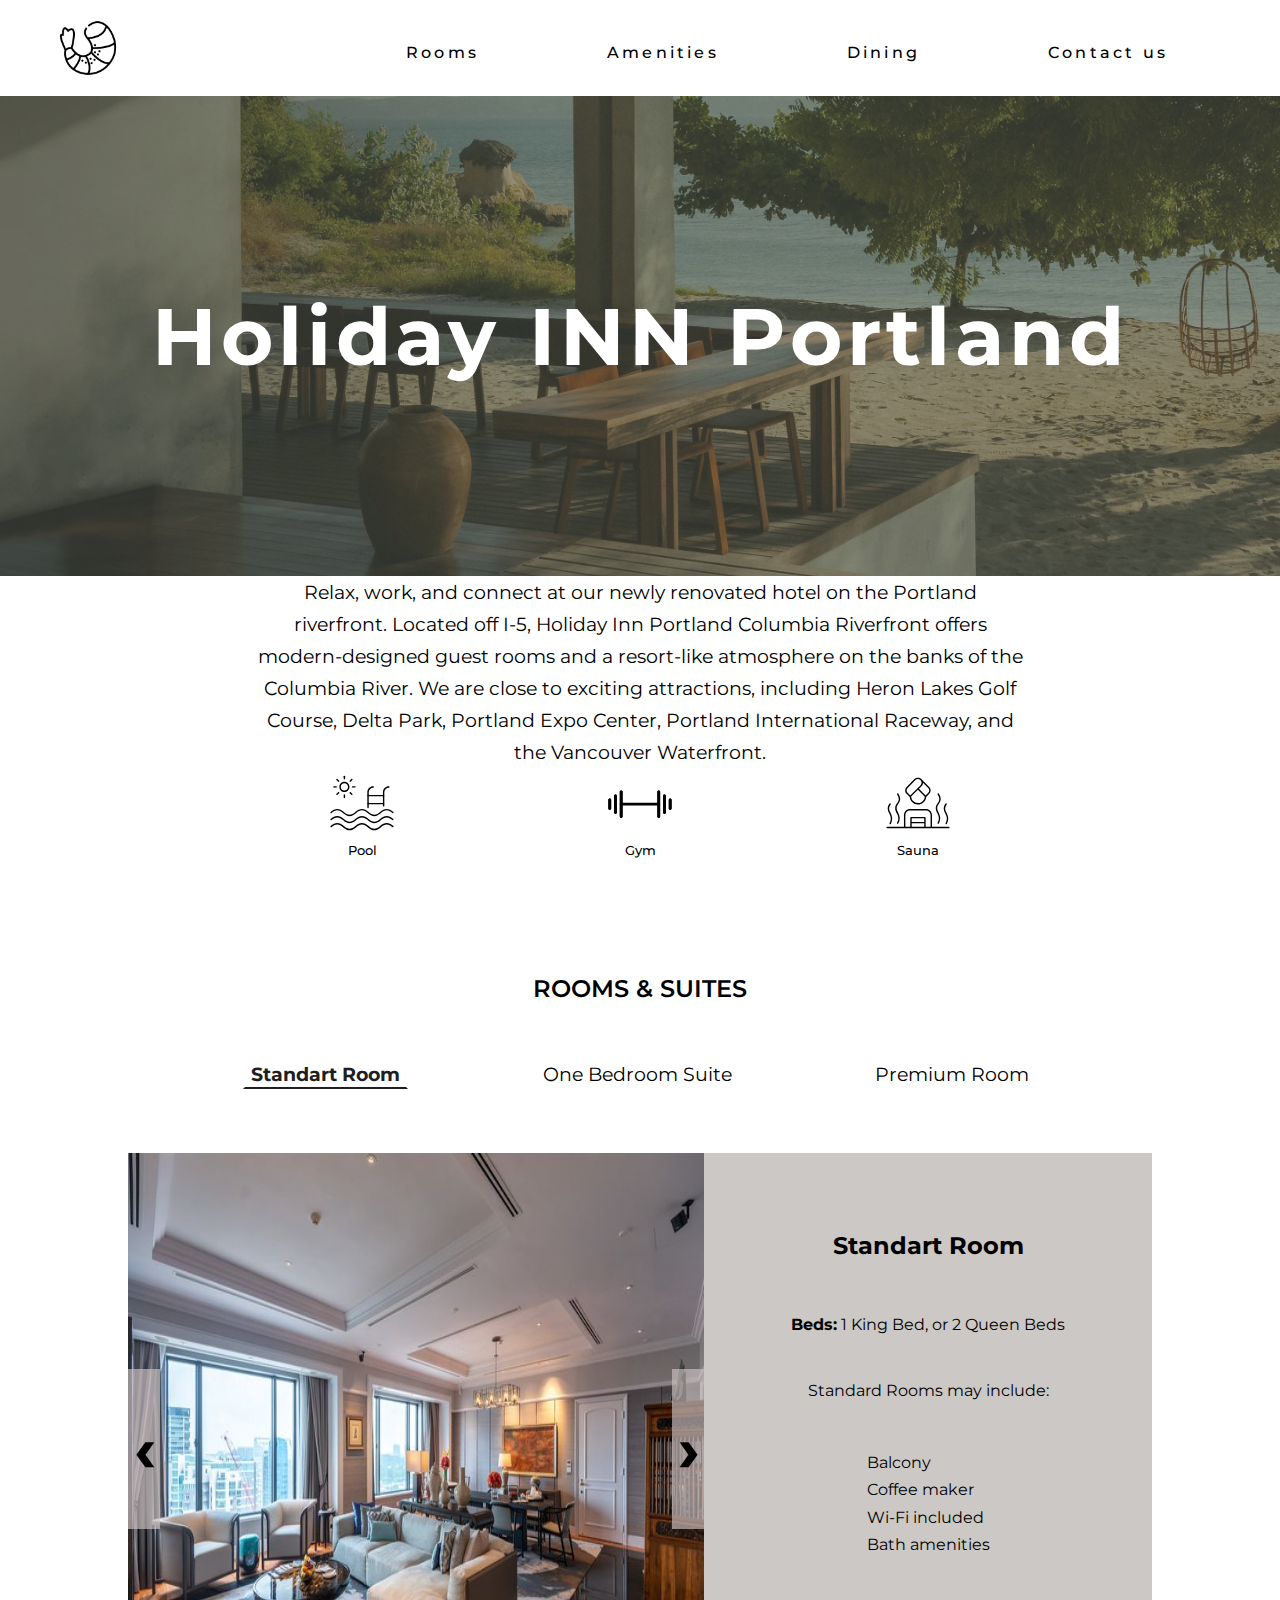
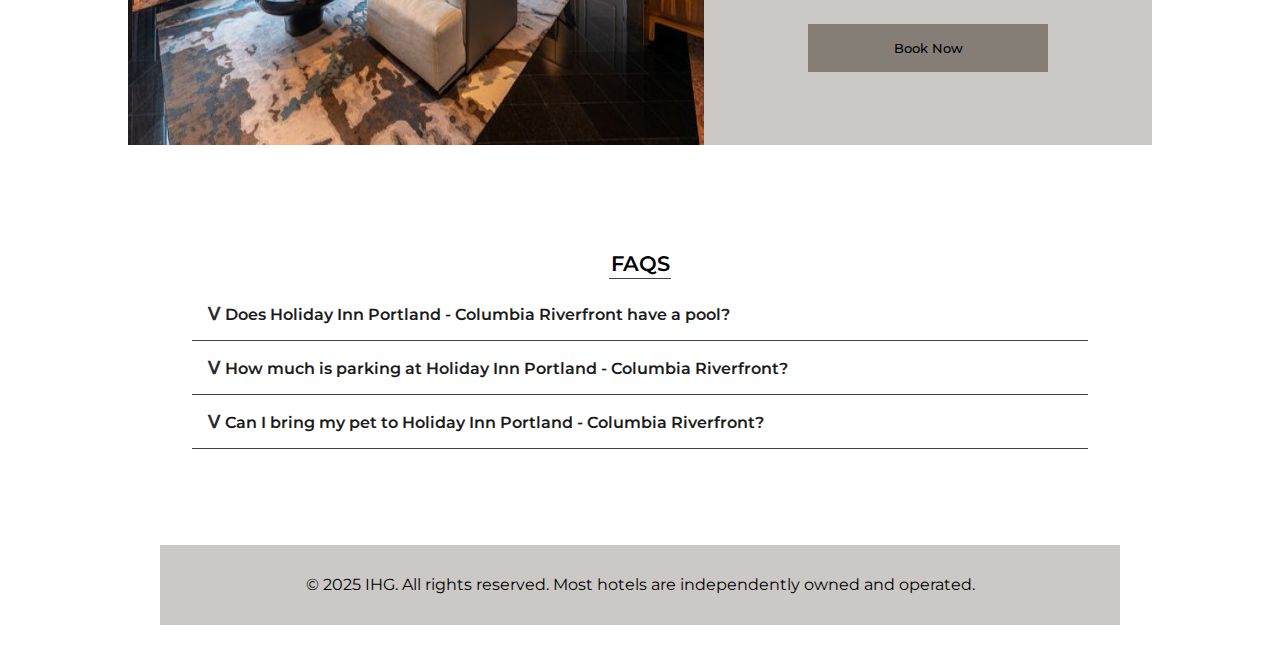
<file: index.html>
<!DOCTYPE html>
<html lang="en">
<head>
    <meta charset="UTF-8">
    <meta name="viewport" content="width=device-width, initial-scale=1.0">
    <title>Hotel</title>
    <link rel="stylesheet" href="style.css">
    <link href="favicon-16x16.png" rel="icon" type="image/png" sizes="16x16">
    <link rel="preconnect" href="https://fonts.googleapis.com">
    <link rel="preconnect" href="https://fonts.gstatic.com" crossorigin>
    <link href="https://fonts.googleapis.com/css2?family=Montserrat:ital,wght@0,100..900;1,100..900&display=swap" rel="stylesheet">
</head>
<body>
    <header>
        <div id="nav-menu">
            <a href="index.html"><img src="logo.png" alt="logo" id="logo-img"></a>
            <ul>
                <li><a href="rooms.html">Rooms</a></li>
                <li><a href="amenities.html">Amenities</a></li>
                <li><a href="dining.html">Dining</a></li>
                <li><a href="contactUs.html">Contact us</a></li>
            </ul>
        </div>
    </header>

    <main>
        <div id="name-photo">
            <h1>Holiday INN Portland</h1>
        </div>

        <div id="description">
            <p id="description-text">
                Relax, work, and connect at our newly renovated hotel on the Portland riverfront. 
                Located off I-5, Holiday Inn Portland Columbia Riverfront offers modern-designed guest rooms and a resort-like atmosphere on the banks of the Columbia River. 
                We are close to exciting attractions, including Heron Lakes Golf Course, Delta Park, Portland Expo Center, Portland International Raceway, and the Vancouver Waterfront.
            </p>
        </div>

        <div id="amenities-demo">
            <span class="amenities-container">
                <svg xmlns="http://www.w3.org/2000/svg" xmlns:xlink="http://www.w3.org/1999/xlink" version="1.1" width="4rem" height="4rem" viewBox="0 0 256 256" xml:space="preserve">

                    <defs>
                    </defs>
                    <g style="stroke: none; stroke-width: 0; stroke-dasharray: none; stroke-linecap: butt; stroke-linejoin: miter; stroke-miterlimit: 10; fill: none; fill-rule: nonzero; opacity: 1;" transform="translate(1.4065934065934016 1.4065934065934016) scale(2.81 2.81)" >
                        <path d="M 53.645 52.484 c -0.553 0 -1 -0.447 -1 -1 V 29.641 c 0 -4.671 3.8 -8.471 8.471 -8.471 c 0.553 0 1 0.448 1 1 s -0.447 1 -1 1 c -3.568 0 -6.471 2.903 -6.471 6.471 v 21.843 C 54.645 52.037 54.197 52.484 53.645 52.484 z" style="stroke: none; stroke-width: 1; stroke-dasharray: none; stroke-linecap: butt; stroke-linejoin: miter; stroke-miterlimit: 10; fill: rgb(0,0,0); fill-rule: nonzero; opacity: 1;" transform=" matrix(1 0 0 1 0 0) " stroke-linecap="round" />
                        <path d="M 75.824 50.199 c -0.553 0 -1 -0.447 -1 -1 V 29.641 c 0 -4.671 3.8 -8.471 8.471 -8.471 c 0.553 0 1 0.448 1 1 s -0.447 1 -1 1 c -3.568 0 -6.471 2.903 -6.471 6.471 v 19.558 C 76.824 49.752 76.377 50.199 75.824 50.199 z" style="stroke: none; stroke-width: 1; stroke-dasharray: none; stroke-linecap: butt; stroke-linejoin: miter; stroke-miterlimit: 10; fill: rgb(0,0,0); fill-rule: nonzero; opacity: 1;" transform=" matrix(1 0 0 1 0 0) " stroke-linecap="round" />
                        <path d="M 75.824 46.974 h -22.18 c -0.553 0 -1 -0.447 -1 -1 c 0 -0.552 0.447 -1 1 -1 h 22.18 c 0.553 0 1 0.448 1 1 C 76.824 46.526 76.377 46.974 75.824 46.974 z" style="stroke: none; stroke-width: 1; stroke-dasharray: none; stroke-linecap: butt; stroke-linejoin: miter; stroke-miterlimit: 10; fill: rgb(0,0,0); fill-rule: nonzero; opacity: 1;" transform=" matrix(1 0 0 1 0 0) " stroke-linecap="round" />
                        <path d="M 75.824 35.526 h -22.18 c -0.553 0 -1 -0.448 -1 -1 s 0.447 -1 1 -1 h 22.18 c 0.553 0 1 0.448 1 1 S 76.377 35.526 75.824 35.526 z" style="stroke: none; stroke-width: 1; stroke-dasharray: none; stroke-linecap: butt; stroke-linejoin: miter; stroke-miterlimit: 10; fill: rgb(0,0,0); fill-rule: nonzero; opacity: 1;" transform=" matrix(1 0 0 1 0 0) " stroke-linecap="round" />
                        <path d="M 27.4 63.89 c -3.17 0.001 -6.34 -1.49 -9.488 -4.474 c -5.459 -5.17 -10.766 -5.172 -16.225 0 c -0.4 0.381 -1.032 0.364 -1.414 -0.038 c -0.38 -0.4 -0.363 -1.033 0.039 -1.413 c 6.294 -5.964 12.68 -5.966 18.975 0 c 5.458 5.171 10.766 5.173 16.225 0 c 6.296 -5.965 12.68 -5.965 18.975 0 c 5.458 5.171 10.766 5.173 16.226 0 c 6.295 -5.965 12.68 -5.965 18.975 0 c 0.401 0.38 0.418 1.013 0.038 1.413 c -0.38 0.402 -1.013 0.418 -1.413 0.038 c -5.459 -5.17 -10.766 -5.17 -16.225 0 c -6.294 5.964 -12.68 5.966 -18.976 0 c -5.459 -5.17 -10.765 -5.172 -16.225 0 C 33.741 62.398 30.57 63.89 27.4 63.89 z" style="stroke: none; stroke-width: 1; stroke-dasharray: none; stroke-linecap: butt; stroke-linejoin: miter; stroke-miterlimit: 10; fill: rgb(0,0,0); fill-rule: nonzero; opacity: 1;" transform=" matrix(1 0 0 1 0 0) " stroke-linecap="round" />
                        <path d="M 20 29.323 c -3.96 0 -7.182 -3.222 -7.182 -7.182 c 0 -3.96 3.222 -7.182 7.182 -7.182 s 7.182 3.222 7.182 7.182 C 27.182 26.101 23.96 29.323 20 29.323 z M 20 16.959 c -2.857 0 -5.182 2.325 -5.182 5.182 c 0 2.857 2.325 5.182 5.182 5.182 s 5.182 -2.325 5.182 -5.182 C 25.182 19.284 22.857 16.959 20 16.959 z" style="stroke: none; stroke-width: 1; stroke-dasharray: none; stroke-linecap: butt; stroke-linejoin: miter; stroke-miterlimit: 10; fill: rgb(0,0,0); fill-rule: nonzero; opacity: 1;" transform=" matrix(1 0 0 1 0 0) " stroke-linecap="round" />
                        <path d="M 20 11.516 c -0.552 0 -1 -0.448 -1 -1 V 7.141 c 0 -0.552 0.448 -1 1 -1 s 1 0.448 1 1 v 3.375 C 21 11.068 20.552 11.516 20 11.516 z" style="stroke: none; stroke-width: 1; stroke-dasharray: none; stroke-linecap: butt; stroke-linejoin: miter; stroke-miterlimit: 10; fill: rgb(0,0,0); fill-rule: nonzero; opacity: 1;" transform=" matrix(1 0 0 1 0 0) " stroke-linecap="round" />
                        <path d="M 20 38.141 c -0.552 0 -1 -0.448 -1 -1 v -3.375 c 0 -0.552 0.448 -1 1 -1 s 1 0.448 1 1 v 3.375 C 21 37.693 20.552 38.141 20 38.141 z" style="stroke: none; stroke-width: 1; stroke-dasharray: none; stroke-linecap: butt; stroke-linejoin: miter; stroke-miterlimit: 10; fill: rgb(0,0,0); fill-rule: nonzero; opacity: 1;" transform=" matrix(1 0 0 1 0 0) " stroke-linecap="round" />
                        <path d="M 8.375 23.141 H 5 c -0.552 0 -1 -0.448 -1 -1 s 0.448 -1 1 -1 h 3.375 c 0.552 0 1 0.448 1 1 S 8.928 23.141 8.375 23.141 z" style="stroke: none; stroke-width: 1; stroke-dasharray: none; stroke-linecap: butt; stroke-linejoin: miter; stroke-miterlimit: 10; fill: rgb(0,0,0); fill-rule: nonzero; opacity: 1;" transform=" matrix(1 0 0 1 0 0) " stroke-linecap="round" />
                        <path d="M 35 23.141 h -3.375 c -0.552 0 -1 -0.448 -1 -1 s 0.448 -1 1 -1 H 35 c 0.552 0 1 0.448 1 1 S 35.552 23.141 35 23.141 z" style="stroke: none; stroke-width: 1; stroke-dasharray: none; stroke-linecap: butt; stroke-linejoin: miter; stroke-miterlimit: 10; fill: rgb(0,0,0); fill-rule: nonzero; opacity: 1;" transform=" matrix(1 0 0 1 0 0) " stroke-linecap="round" />
                        <path d="M 28.22 14.921 c -0.256 0 -0.512 -0.098 -0.707 -0.293 c -0.391 -0.391 -0.391 -1.023 0 -1.414 l 2.387 -2.387 c 0.391 -0.391 1.023 -0.391 1.414 0 s 0.391 1.023 0 1.414 l -2.387 2.387 C 28.731 14.823 28.476 14.921 28.22 14.921 z" style="stroke: none; stroke-width: 1; stroke-dasharray: none; stroke-linecap: butt; stroke-linejoin: miter; stroke-miterlimit: 10; fill: rgb(0,0,0); fill-rule: nonzero; opacity: 1;" transform=" matrix(1 0 0 1 0 0) " stroke-linecap="round" />
                        <path d="M 9.394 33.748 c -0.256 0 -0.512 -0.098 -0.707 -0.293 c -0.391 -0.391 -0.391 -1.023 0 -1.414 l 2.387 -2.387 c 0.391 -0.391 1.023 -0.391 1.414 0 s 0.391 1.023 0 1.414 l -2.387 2.387 C 9.905 33.65 9.649 33.748 9.394 33.748 z" style="stroke: none; stroke-width: 1; stroke-dasharray: none; stroke-linecap: butt; stroke-linejoin: miter; stroke-miterlimit: 10; fill: rgb(0,0,0); fill-rule: nonzero; opacity: 1;" transform=" matrix(1 0 0 1 0 0) " stroke-linecap="round" />
                        <path d="M 11.78 14.921 c -0.256 0 -0.512 -0.098 -0.707 -0.293 l -2.387 -2.387 c -0.391 -0.391 -0.391 -1.023 0 -1.414 s 1.023 -0.391 1.414 0 l 2.387 2.387 c 0.391 0.391 0.391 1.023 0 1.414 C 12.292 14.823 12.036 14.921 11.78 14.921 z" style="stroke: none; stroke-width: 1; stroke-dasharray: none; stroke-linecap: butt; stroke-linejoin: miter; stroke-miterlimit: 10; fill: rgb(0,0,0); fill-rule: nonzero; opacity: 1;" transform=" matrix(1 0 0 1 0 0) " stroke-linecap="round" />
                        <path d="M 30.606 33.748 c -0.256 0 -0.512 -0.098 -0.707 -0.293 l -2.387 -2.387 c -0.391 -0.391 -0.391 -1.023 0 -1.414 s 1.023 -0.391 1.414 0 l 2.387 2.387 c 0.391 0.391 0.391 1.023 0 1.414 C 31.118 33.65 30.862 33.748 30.606 33.748 z" style="stroke: none; stroke-width: 1; stroke-dasharray: none; stroke-linecap: butt; stroke-linejoin: miter; stroke-miterlimit: 10; fill: rgb(0,0,0); fill-rule: nonzero; opacity: 1;" transform=" matrix(1 0 0 1 0 0) " stroke-linecap="round" />
                        <path d="M 27.4 73.89 c -3.17 0.001 -6.34 -1.49 -9.488 -4.474 c -5.459 -5.171 -10.766 -5.171 -16.225 0 c -0.4 0.381 -1.032 0.364 -1.414 -0.038 c -0.38 -0.4 -0.363 -1.033 0.039 -1.413 c 6.294 -5.964 12.68 -5.966 18.975 0 c 5.458 5.171 10.766 5.173 16.225 0 c 6.296 -5.965 12.68 -5.965 18.975 0 c 5.458 5.171 10.766 5.173 16.226 0 c 6.295 -5.965 12.68 -5.965 18.975 0 c 0.401 0.38 0.418 1.013 0.038 1.413 c -0.38 0.402 -1.013 0.418 -1.413 0.038 c -5.459 -5.17 -10.766 -5.17 -16.225 0 c -6.294 5.964 -12.68 5.966 -18.976 0 c -5.459 -5.17 -10.765 -5.172 -16.225 0 C 33.741 72.398 30.57 73.89 27.4 73.89 z" style="stroke: none; stroke-width: 1; stroke-dasharray: none; stroke-linecap: butt; stroke-linejoin: miter; stroke-miterlimit: 10; fill: rgb(0,0,0); fill-rule: nonzero; opacity: 1;" transform=" matrix(1 0 0 1 0 0) " stroke-linecap="round" />
                        <path d="M 27.4 83.89 c -3.17 0.001 -6.34 -1.49 -9.488 -4.474 c -5.459 -5.171 -10.766 -5.171 -16.225 0 c -0.4 0.381 -1.032 0.365 -1.414 -0.038 c -0.38 -0.4 -0.363 -1.033 0.039 -1.413 c 6.294 -5.964 12.68 -5.966 18.975 0 c 5.458 5.172 10.766 5.172 16.225 0 c 6.296 -5.965 12.68 -5.965 18.975 0 c 5.458 5.171 10.766 5.173 16.226 0 c 6.295 -5.965 12.68 -5.965 18.975 0 c 0.401 0.38 0.418 1.013 0.038 1.413 c -0.38 0.402 -1.013 0.419 -1.413 0.038 c -5.459 -5.17 -10.766 -5.17 -16.225 0 c -6.294 5.964 -12.68 5.966 -18.976 0 c -5.459 -5.17 -10.765 -5.172 -16.225 0 C 33.741 82.398 30.57 83.89 27.4 83.89 z" style="stroke: none; stroke-width: 1; stroke-dasharray: none; stroke-linecap: butt; stroke-linejoin: miter; stroke-miterlimit: 10; fill: rgb(0,0,0); fill-rule: nonzero; opacity: 1;" transform=" matrix(1 0 0 1 0 0) " stroke-linecap="round" />
                    </g>
                </svg>
                <p>Pool</p>
            </span>
            <span class="amenities-container">
                <svg xmlns="http://www.w3.org/2000/svg" xmlns:xlink="http://www.w3.org/1999/xlink" version="1.1" width="4rem" height="4rem" viewBox="0 0 256 256" xml:space="preserve">

                    <defs>
                    </defs>
                    <g style="stroke: none; stroke-width: 0; stroke-dasharray: none; stroke-linecap: butt; stroke-linejoin: miter; stroke-miterlimit: 10; fill: none; fill-rule: nonzero; opacity: 1;" transform="translate(1.4065934065934016 1.4065934065934016) scale(2.81 2.81)" >
                        <path d="M 18.271 66.372 c -1.104 0 -2 -0.896 -2 -2 V 29.193 c 0 -1.104 0.896 -2 2 -2 s 2 0.896 2 2 v 35.179 C 20.271 65.477 19.375 66.372 18.271 66.372 z" style="stroke: none; stroke-width: 1; stroke-dasharray: none; stroke-linecap: butt; stroke-linejoin: miter; stroke-miterlimit: 10; fill: rgb(0,0,0); fill-rule: nonzero; opacity: 1;" transform=" matrix(1 0 0 1 0 0) " stroke-linecap="round" />
                        <path d="M 18.271 66.372 c -1.104 0 -2 -0.896 -2 -2 V 29.193 c 0 -1.104 0.896 -2 2 -2 s 2 0.896 2 2 v 35.179 C 20.271 65.477 19.375 66.372 18.271 66.372 z" style="stroke: none; stroke-width: 1; stroke-dasharray: none; stroke-linecap: butt; stroke-linejoin: miter; stroke-miterlimit: 10; fill: rgb(0,0,0); fill-rule: nonzero; opacity: 1;" transform=" matrix(1 0 0 1 0 0) " stroke-linecap="round" />
                        <path d="M 10.135 60.562 c -1.104 0 -2 -0.896 -2 -2 V 35.004 c 0 -1.104 0.896 -2 2 -2 s 2 0.896 2 2 v 23.558 C 12.135 59.666 11.24 60.562 10.135 60.562 z" style="stroke: none; stroke-width: 1; stroke-dasharray: none; stroke-linecap: butt; stroke-linejoin: miter; stroke-miterlimit: 10; fill: rgb(0,0,0); fill-rule: nonzero; opacity: 1;" transform=" matrix(1 0 0 1 0 0) " stroke-linecap="round" />
                        <path d="M 10.135 60.562 c -1.104 0 -2 -0.896 -2 -2 V 35.004 c 0 -1.104 0.896 -2 2 -2 s 2 0.896 2 2 v 23.558 C 12.135 59.666 11.24 60.562 10.135 60.562 z" style="stroke: none; stroke-width: 1; stroke-dasharray: none; stroke-linecap: butt; stroke-linejoin: miter; stroke-miterlimit: 10; fill: rgb(0,0,0); fill-rule: nonzero; opacity: 1;" transform=" matrix(1 0 0 1 0 0) " stroke-linecap="round" />
                        <path d="M 2 54.75 c -1.104 0 -2 -0.896 -2 -2 V 40.814 c 0 -1.104 0.896 -2 2 -2 s 2 0.896 2 2 V 52.75 C 4 53.854 3.104 54.75 2 54.75 z" style="stroke: none; stroke-width: 1; stroke-dasharray: none; stroke-linecap: butt; stroke-linejoin: miter; stroke-miterlimit: 10; fill: rgb(0,0,0); fill-rule: nonzero; opacity: 1;" transform=" matrix(1 0 0 1 0 0) " stroke-linecap="round" />
                        <path d="M 2 54.75 c -1.104 0 -2 -0.896 -2 -2 V 40.814 c 0 -1.104 0.896 -2 2 -2 s 2 0.896 2 2 V 52.75 C 4 53.854 3.104 54.75 2 54.75 z" style="stroke: none; stroke-width: 1; stroke-dasharray: none; stroke-linecap: butt; stroke-linejoin: miter; stroke-miterlimit: 10; fill: rgb(0,0,0); fill-rule: nonzero; opacity: 1;" transform=" matrix(1 0 0 1 0 0) " stroke-linecap="round" />
                        <path d="M 71.729 66.372 c -1.104 0 -2 -0.896 -2 -2 V 29.193 c 0 -1.104 0.896 -2 2 -2 s 2 0.896 2 2 v 35.179 C 73.729 65.477 72.834 66.372 71.729 66.372 z" style="stroke: none; stroke-width: 1; stroke-dasharray: none; stroke-linecap: butt; stroke-linejoin: miter; stroke-miterlimit: 10; fill: rgb(0,0,0); fill-rule: nonzero; opacity: 1;" transform=" matrix(1 0 0 1 0 0) " stroke-linecap="round" />
                        <path d="M 71.729 66.372 c -1.104 0 -2 -0.896 -2 -2 V 29.193 c 0 -1.104 0.896 -2 2 -2 s 2 0.896 2 2 v 35.179 C 73.729 65.477 72.834 66.372 71.729 66.372 z" style="stroke: none; stroke-width: 1; stroke-dasharray: none; stroke-linecap: butt; stroke-linejoin: miter; stroke-miterlimit: 10; fill: rgb(0,0,0); fill-rule: nonzero; opacity: 1;" transform=" matrix(1 0 0 1 0 0) " stroke-linecap="round" />
                        <path d="M 79.865 60.562 c -1.104 0 -2 -0.896 -2 -2 V 35.004 c 0 -1.104 0.896 -2 2 -2 s 2 0.896 2 2 v 23.558 C 81.865 59.666 80.97 60.562 79.865 60.562 z" style="stroke: none; stroke-width: 1; stroke-dasharray: none; stroke-linecap: butt; stroke-linejoin: miter; stroke-miterlimit: 10; fill: rgb(0,0,0); fill-rule: nonzero; opacity: 1;" transform=" matrix(1 0 0 1 0 0) " stroke-linecap="round" />
                        <path d="M 79.865 60.562 c -1.104 0 -2 -0.896 -2 -2 V 35.004 c 0 -1.104 0.896 -2 2 -2 s 2 0.896 2 2 v 23.558 C 81.865 59.666 80.97 60.562 79.865 60.562 z" style="stroke: none; stroke-width: 1; stroke-dasharray: none; stroke-linecap: butt; stroke-linejoin: miter; stroke-miterlimit: 10; fill: rgb(0,0,0); fill-rule: nonzero; opacity: 1;" transform=" matrix(1 0 0 1 0 0) " stroke-linecap="round" />
                        <path d="M 88 54.75 c -1.104 0 -2 -0.896 -2 -2 V 40.814 c 0 -1.104 0.896 -2 2 -2 s 2 0.896 2 2 V 52.75 C 90 53.854 89.104 54.75 88 54.75 z" style="stroke: none; stroke-width: 1; stroke-dasharray: none; stroke-linecap: butt; stroke-linejoin: miter; stroke-miterlimit: 10; fill: rgb(0,0,0); fill-rule: nonzero; opacity: 1;" transform=" matrix(1 0 0 1 0 0) " stroke-linecap="round" />
                        <path d="M 88 54.75 c -1.104 0 -2 -0.896 -2 -2 V 40.814 c 0 -1.104 0.896 -2 2 -2 s 2 0.896 2 2 V 52.75 C 90 53.854 89.104 54.75 88 54.75 z" style="stroke: none; stroke-width: 1; stroke-dasharray: none; stroke-linecap: butt; stroke-linejoin: miter; stroke-miterlimit: 10; fill: rgb(0,0,0); fill-rule: nonzero; opacity: 1;" transform=" matrix(1 0 0 1 0 0) " stroke-linecap="round" />
                        <path d="M 71.729 48.782 H 18.271 c -1.104 0 -2 -0.896 -2 -2 s 0.896 -2 2 -2 h 53.459 c 1.104 0 2 0.896 2 2 S 72.834 48.782 71.729 48.782 z" style="stroke: none; stroke-width: 1; stroke-dasharray: none; stroke-linecap: butt; stroke-linejoin: miter; stroke-miterlimit: 10; fill: rgb(0,0,0); fill-rule: nonzero; opacity: 1;" transform=" matrix(1 0 0 1 0 0) " stroke-linecap="round" />
                    </g>
                </svg>
                <p>Gym</p>
            </span>
            <span class="amenities-container">
                <svg xmlns="http://www.w3.org/2000/svg" xmlns:xlink="http://www.w3.org/1999/xlink" version="1.1" width="4rem" height="4rem" viewBox="0 0 256 256" xml:space="preserve">

                    <defs>
                    </defs>
                    <g style="stroke: none; stroke-width: 0; stroke-dasharray: none; stroke-linecap: butt; stroke-linejoin: miter; stroke-miterlimit: 10; fill: none; fill-rule: nonzero; opacity: 1;" transform="translate(1.4065934065934016 1.4065934065934016) scale(2.81 2.81)" >
                        <path d="M 89 79.016 H 64.941 V 62.192 c 0 -4.759 -3.871 -8.63 -8.63 -8.63 H 33.689 c -4.758 0 -8.63 3.871 -8.63 8.63 v 16.823 H 1 c -0.552 0 -1 0.447 -1 1 s 0.448 1 1 1 h 25.059 h 9.007 h 19.867 h 9.008 H 89 c 0.553 0 1 -0.447 1 -1 S 89.553 79.016 89 79.016 z M 53.934 71.947 H 36.066 v -5.068 h 17.867 V 71.947 z M 36.066 79.016 v -5.068 h 17.867 v 5.068 H 36.066 z M 55.934 79.016 v -6.068 v -7.068 c 0 -0.553 -0.447 -1 -1 -1 H 35.066 c -0.552 0 -1 0.447 -1 1 v 7.068 v 6.068 h -7.007 V 62.192 c 0 -3.655 2.974 -6.63 6.63 -6.63 h 22.623 c 3.655 0 6.63 2.975 6.63 6.63 v 16.823 H 55.934 z" style="stroke: none; stroke-width: 1; stroke-dasharray: none; stroke-linecap: butt; stroke-linejoin: miter; stroke-miterlimit: 10; fill: rgb(0,0,0); fill-rule: nonzero; opacity: 1;" transform=" matrix(1 0 0 1 0 0) " stroke-linecap="round" />
                        <path d="M 33.288 36.478 c 0.567 5.967 5.603 10.651 11.716 10.651 c 6.155 0 11.214 -4.751 11.722 -10.777 l 4.32 -4.32 c 2.712 -2.712 2.712 -7.126 0 -9.839 L 50.023 11.171 c -0.001 -0.001 -0.002 -0.001 -0.002 -0.002 l -0.139 -0.139 c -2.722 -2.722 -7.152 -2.723 -9.875 0 L 28.861 22.175 c -1.319 1.319 -2.045 3.072 -2.045 4.938 s 0.727 3.619 2.045 4.938 L 33.288 36.478 z M 45.004 45.129 c -5.195 0 -9.444 -4.078 -9.743 -9.199 l 9.684 -9.684 l 9.797 9.798 C 54.386 41.112 50.161 45.129 45.004 45.129 z M 59.632 30.618 l -3.744 3.744 l -9.529 -9.53 l 3.725 -3.725 c 1.319 -1.319 2.046 -3.073 2.046 -4.938 c 0 -0.023 -0.003 -0.045 -0.003 -0.068 l 7.506 7.506 C 61.564 25.541 61.564 28.685 59.632 30.618 z M 30.275 23.589 L 41.42 12.444 c 0.972 -0.971 2.248 -1.457 3.524 -1.457 c 1.275 0 2.552 0.485 3.522 1.456 l 0.202 0.203 c 0.941 0.941 1.46 2.192 1.46 3.523 s -0.519 2.583 -1.46 3.524 L 34 34.362 l -3.726 -3.726 c -0.941 -0.941 -1.459 -2.192 -1.459 -3.523 S 29.334 24.531 30.275 23.589 z" style="stroke: none; stroke-width: 1; stroke-dasharray: none; stroke-linecap: butt; stroke-linejoin: miter; stroke-miterlimit: 10; fill: rgb(0,0,0); fill-rule: nonzero; opacity: 1;" transform=" matrix(1 0 0 1 0 0) " stroke-linecap="round" />
                        <path d="M 15.214 60.319 c 2.487 4.51 2.492 8.746 0.014 12.952 c -0.28 0.476 -0.122 1.089 0.354 1.369 c 0.16 0.094 0.334 0.139 0.507 0.139 c 0.343 0 0.676 -0.176 0.863 -0.492 c 2.827 -4.8 2.832 -9.824 -0.007 -14.971 c -3.072 -5.052 -3.104 -9.188 -0.076 -12.672 c 3.823 -4.739 3.833 -9.777 0.029 -14.974 c -0.327 -0.445 -0.951 -0.543 -1.398 -0.216 c -0.445 0.326 -0.542 0.952 -0.216 1.398 c 3.247 4.435 3.256 8.536 0.052 12.508 C 11.735 49.501 11.702 54.546 15.214 60.319 z" style="stroke: none; stroke-width: 1; stroke-dasharray: none; stroke-linecap: butt; stroke-linejoin: miter; stroke-miterlimit: 10; fill: rgb(0,0,0); fill-rule: nonzero; opacity: 1;" transform=" matrix(1 0 0 1 0 0) " stroke-linecap="round" />
                        <path d="M 72.886 60.318 c 2.487 4.511 2.492 8.747 0.015 12.953 c -0.28 0.477 -0.122 1.089 0.354 1.369 c 0.159 0.094 0.334 0.139 0.507 0.139 c 0.343 0 0.676 -0.176 0.862 -0.492 c 2.827 -4.8 2.832 -9.824 -0.007 -14.971 c -3.072 -5.052 -3.105 -9.188 -0.076 -12.672 c 3.822 -4.74 3.832 -9.777 0.028 -14.974 c -0.324 -0.445 -0.95 -0.542 -1.397 -0.216 c -0.445 0.326 -0.542 0.952 -0.216 1.398 c 3.246 4.435 3.255 8.536 0.052 12.508 C 69.407 49.501 69.374 54.546 72.886 60.318 z" style="stroke: none; stroke-width: 1; stroke-dasharray: none; stroke-linecap: butt; stroke-linejoin: miter; stroke-miterlimit: 10; fill: rgb(0,0,0); fill-rule: nonzero; opacity: 1;" transform=" matrix(1 0 0 1 0 0) " stroke-linecap="round" />
                        <path d="M 84.267 73.757 c -0.28 0.477 -0.122 1.089 0.354 1.369 c 0.159 0.094 0.334 0.139 0.507 0.139 c 0.343 0 0.676 -0.176 0.862 -0.492 c 2.828 -4.801 2.833 -9.825 -0.007 -14.972 c -3.071 -5.051 -3.104 -9.187 -0.1 -12.644 c 0.362 -0.417 0.318 -1.049 -0.099 -1.411 c -0.416 -0.362 -1.047 -0.318 -1.411 0.099 c -3.599 4.141 -3.632 9.186 -0.121 14.958 C 86.74 65.313 86.745 69.55 84.267 73.757 z" style="stroke: none; stroke-width: 1; stroke-dasharray: none; stroke-linecap: butt; stroke-linejoin: miter; stroke-miterlimit: 10; fill: rgb(0,0,0); fill-rule: nonzero; opacity: 1;" transform=" matrix(1 0 0 1 0 0) " stroke-linecap="round" />
                        <path d="M 4.507 73.757 c -0.28 0.477 -0.122 1.089 0.354 1.369 c 0.16 0.094 0.334 0.139 0.507 0.139 c 0.343 0 0.676 -0.176 0.863 -0.492 c 2.828 -4.8 2.832 -9.825 -0.007 -14.972 c -3.072 -5.051 -3.104 -9.187 -0.1 -12.644 c 0.362 -0.417 0.318 -1.049 -0.099 -1.411 c -0.417 -0.362 -1.048 -0.318 -1.411 0.099 c -3.599 4.141 -3.632 9.186 -0.121 14.958 C 6.981 65.313 6.986 69.551 4.507 73.757 z" style="stroke: none; stroke-width: 1; stroke-dasharray: none; stroke-linecap: butt; stroke-linejoin: miter; stroke-miterlimit: 10; fill: rgb(0,0,0); fill-rule: nonzero; opacity: 1;" transform=" matrix(1 0 0 1 0 0) " stroke-linecap="round" />
                    </g>
                </svg>
                <p>Sauna</p>
            </span>
        </div>

        <div id="accomodation-container">
            <p>ROOMS & SUITES</p>
            <div id="buttons-rooms-list">
                <button class="rooms-buttons hidden-room active-button" id="standart-room">Standart Room</button>
                <button class="rooms-buttons hidden-room" id="one-bedroom">One Bedroom Suite</button>
                <button class="rooms-buttons hidden-room" id="premium-room">Premium Room</button>
            </div>

            <div id="suit-containers">

                <div class="suit-class">
                    <div class="container">
                        <button class="btn" id="prevBtn-1" style="border: none; ">
                            <span class="material-symbols-outlined" style="font-size: 4rem; font-weight:700;">&#8249;</span>
                        </button>
                        <button class="btn" id="nextBtn-1" style="border: none; ">
                            <span class="material-symbols-outlined" style="font-size: 4rem; font-weight:700;">&#8250;</span>
                        </button>
                        <img src="sr1.jpg" alt="Standart Room photo" id="suit-image-slider-1">
                    </div>
            
                    <div class="suit-class-description">
                        <h2>Standart Room</h2>
                        <p><b>Beds:</b> 1 King Bed, or 2 Queen Beds</p>
                        <p>Standard Rooms may include: </p>
                        <ul>
                            <li>Balcony</li>
                            <li>Coffee maker</li>
                            <li>Wi-Fi included</li>
                            <li>Bath amenities</li>
                        </ul>
                        <button><a href="rooms.html">Book Now</a></button>
                    </div>
                </div>
            
                <div class="suit-class">
                    <div class="container">
                        <button class="btn" id="prevBtn-2" style="border: none; ">
                            <span class="material-symbols-outlined" style="font-size: 4rem; font-weight:700;">&#8249;</span>
                        </button>
                        <button class="btn" id="nextBtn-2" style="border: none; ">
                            <span class="material-symbols-outlined" style="font-size: 4rem; font-weight:700;">&#8250;</span>
                        </button>
                        <img src="ob1.jpg" alt="One Bedroom Suit photo" id="suit-image-slider-2">
                    </div>
            
                    <div class="suit-class-description">
                        <h2>One Bedroom Suite</h2>
                        <p><b>Beds:</b> 1 King Bed, or 2 Queen Beds</p>
                        <p>One Bedroom Suite may include:</p>
                        <ul>
                            <li>Balcony</li>
                            <li>Courtyard View</li>
                            <li>Coffee maker</li>
                            <li>Wi-Fi included</li>
                            <li>Bath amenities</li>
                        </ul>
                        <button><a href="rooms.html">Book Now</a></button>
                    </div>
                </div>
            
                <div class="suit-class">
                    <div class="container">
                        <button class="btn" id="prevBtn-3" style="border: none; ">
                            <span class="material-symbols-outlined" style="font-size: 4rem; font-weight:700;">&#8249;</span>
                        </button>
                        <button class="btn" id="nextBtn-3" style="border: none;">
                            <span class="material-symbols-outlined" style="font-size: 4rem; font-weight:700;">&#8250;</span>
                        </button>
                        <img src="pr1.jpg" alt="Premium Room photo" id="suit-image-slider-3">
                    </div>
            
                    <div class="suit-class-description">
                        <h2>Premium Room</h2>
                        <p><b>Beds:</b> 1 King Bed, or 2 Queen Beds</p>
                        <p>Premium Room may include:</p>
                        <ul>
                            <li>Balcony</li>
                            <li>Courtyard View</li>
                            <li>Sofa Bed</li>
                            <li>Coffee maker</li>
                            <li>Wi-Fi included</li>
                            <li>Bath amenities</li>
                        </ul>
                        <button><a href="rooms.html">Book Now</a></button>
                    </div>
                </div>
            
            </div>
            
   
        </div>

        <div id="information-container">

            <div id="map">

            </div>

            <div id="information-text">

            </div>

        </div>

        <div class="faqs">
            <div id="faqs-title">
                <p>FAQS</p>
            </div>
            <div class="faqs-class">
                <details>
                    <summary>Does Holiday Inn Portland - Columbia Riverfront have a pool?</summary>
                    <p>Yes, Holiday Inn Portland - Columbia Riverfront has an outdoor pool.</p>
                </details>
            </div>
            <div class="faqs-class">
                <details>
                    <summary>How much is parking at Holiday Inn Portland - Columbia Riverfront?</summary>
                    <p>Complimentary parking is available at Holiday Inn Portland - Columbia Riverfront for hotel guests.</p>
                </details>
            </div>
            <div class="faqs-class">
                <details>
                    <summary>Can I bring my pet to Holiday Inn Portland - Columbia Riverfront?</summary>
                    <p>Pets are welcome at Holiday Inn Portland - Columbia Riverfront. Our Pet Policy: Dogs up to 60 lbs. are welcome, with a max of two pets per room. There is a pet fee per night of 30.00 USD with the exception of service animals. There are many dog friendly walking areas nearby.</p>
                </details>
            </div>
        </div>

    </main>

    <footer>
        <div class="footer">
            <p id="footr-text">© 2025 IHG. All rights reserved.
                Most hotels are independently owned and operated.
            </p>
        </div>
    </footer>


    
    <script src="script.js"></script>
    <script type="module" src="index.js"></script>
</body>
</html>
</file>
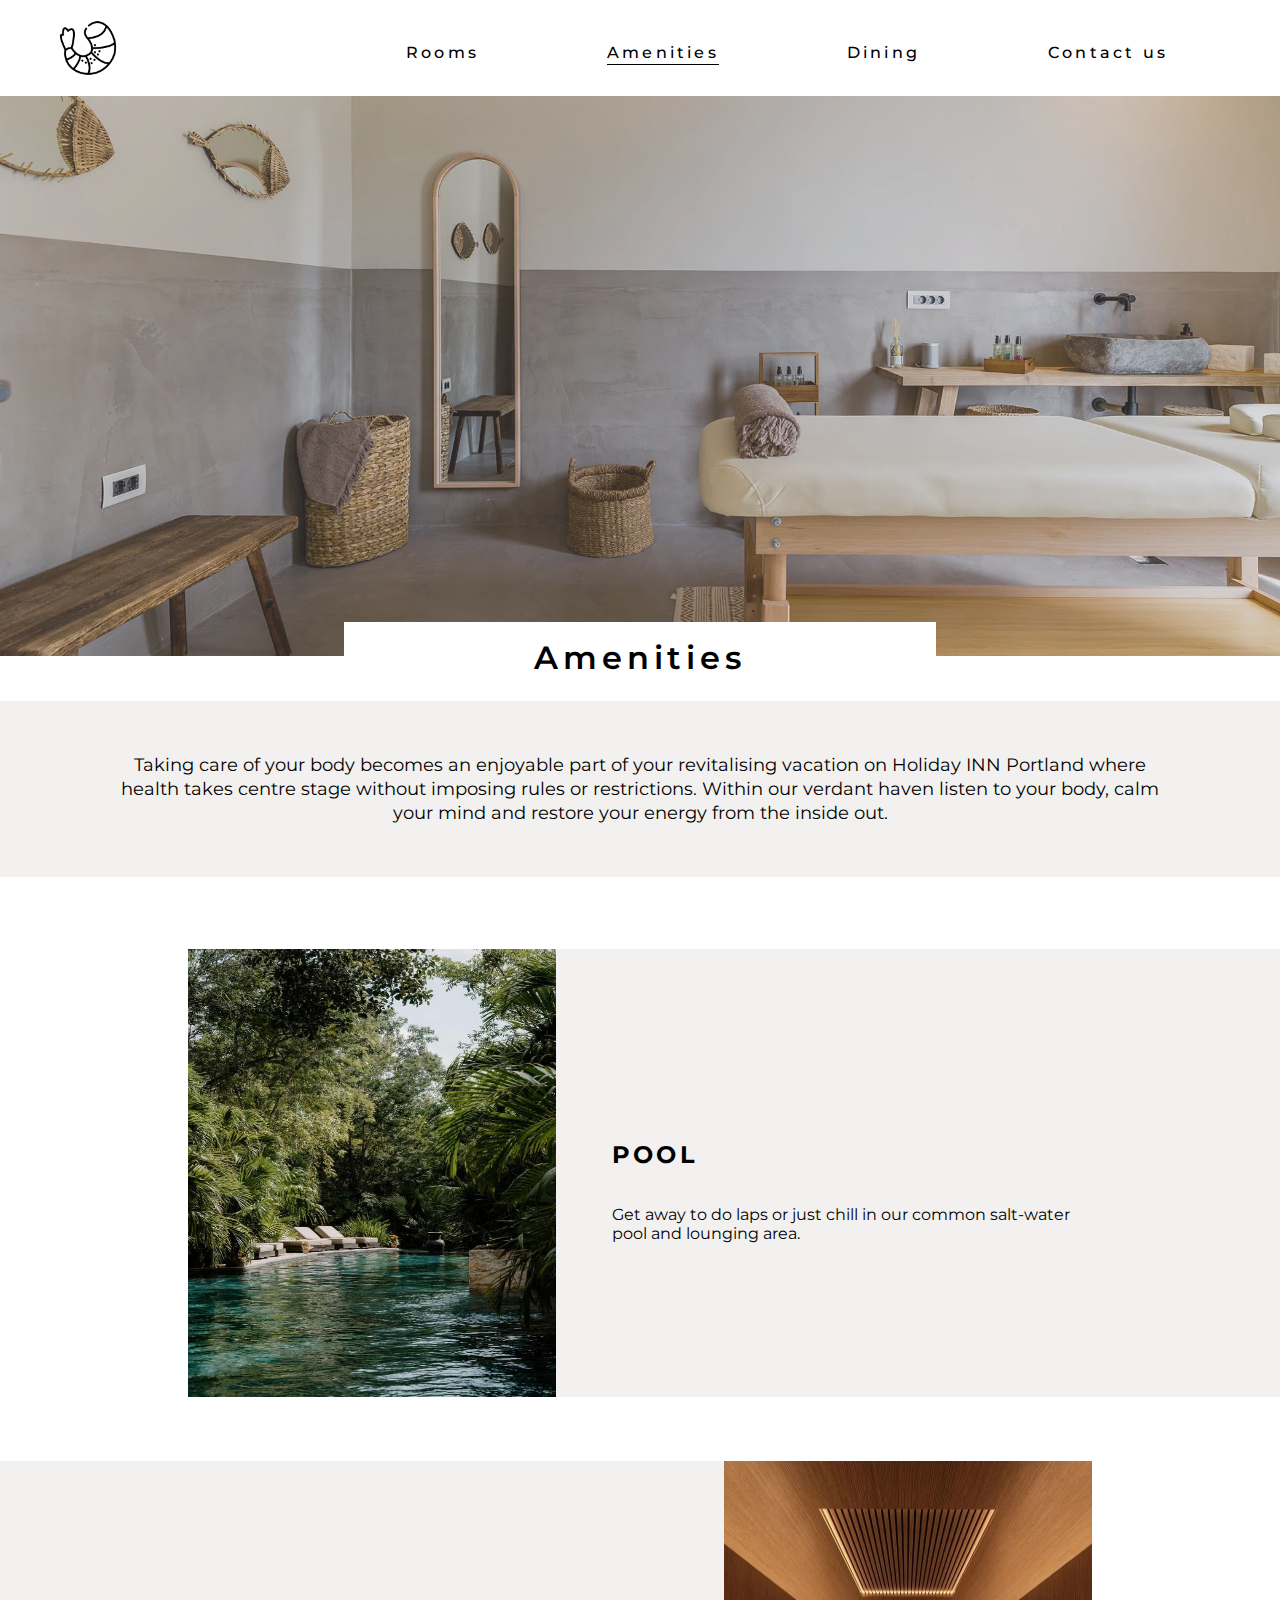
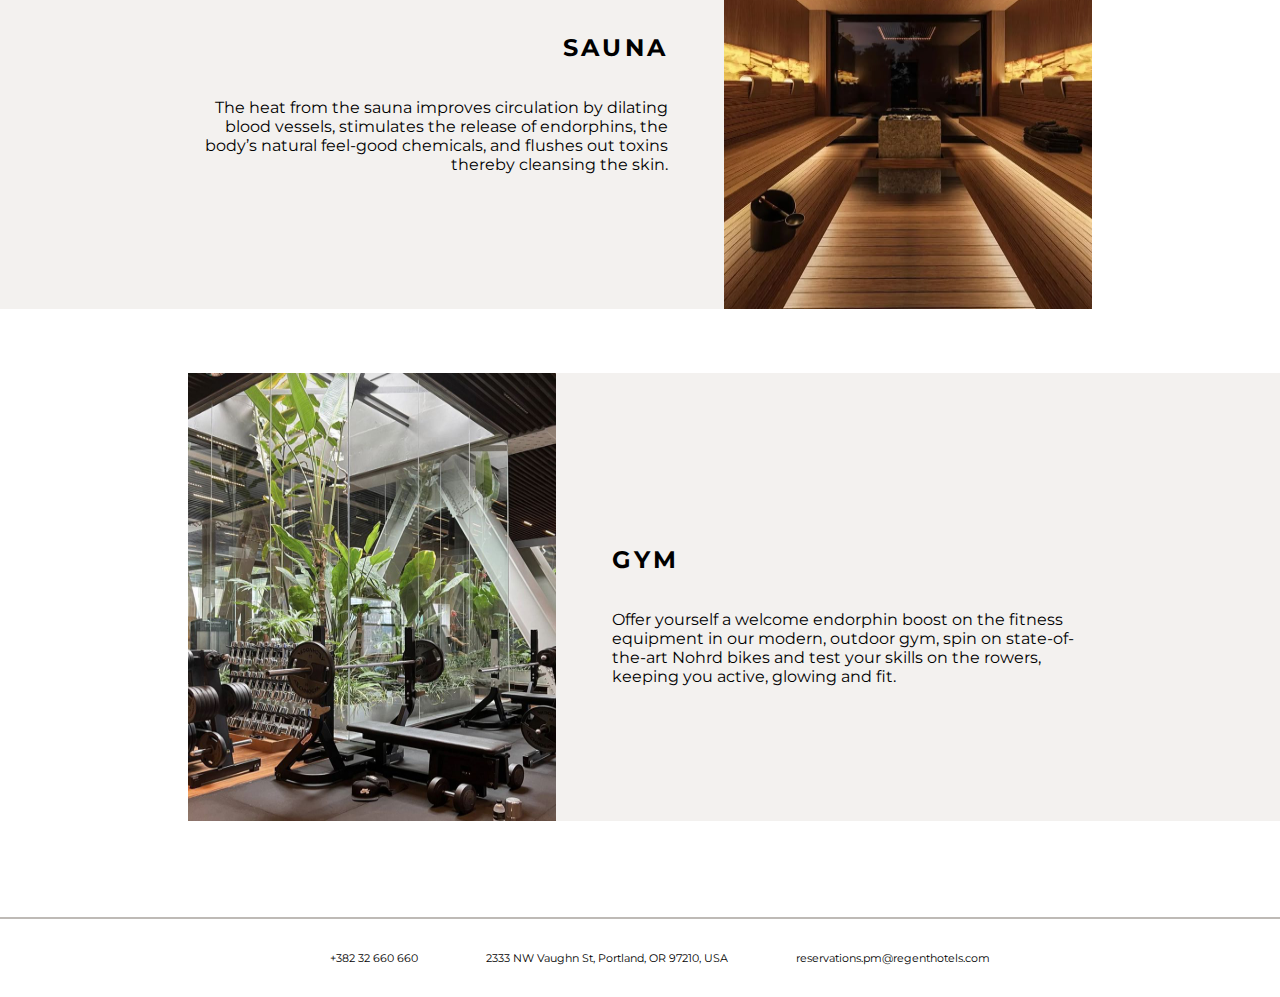
<file: amenities.html>
<!DOCTYPE html>
<html lang="en">
<head>
    <meta charset="UTF-8">
    <meta name="viewport" content="width=device-width, initial-scale=1.0">
    <title>Amenities</title>
    <link rel="stylesheet" href="style.css">
    <link rel="stylesheet" href="amenities.css">
    <link href="favicon-16x16.png" rel="icon" type="image/png" sizes="16x16">
    <link rel="preconnect" href="https://fonts.googleapis.com">
    <link rel="preconnect" href="https://fonts.gstatic.com" crossorigin>
    <link href="https://fonts.googleapis.com/css2?family=Montserrat:ital,wght@0,100..900;1,100..900&display=swap" rel="stylesheet">
</head>
<body>
    <header>
        <div id="nav-menu">
            <a href="index.html"><img src="logo.png" alt="logo" id="logo-img"></a>
            <ul>
                <li><a href="rooms.html">Rooms</a></li>
                <li><a href="amenities.html" id="amenities">Amenities</a></li>
                <li><a href="dining.html" id="dining">Dining</a></li>
                <li><a href="contactUs.html" >Contact us</a></li>
            </ul>
        </div>
    </header>
    <main>
        <div id="photo-container-amenities">
            <div id="name-photo-amenities"></div>
            <h1>Amenities</h1>
            <div id="description">
                <p>Taking care of your body becomes an enjoyable part of your revitalising vacation
                    on Holiday INN Portland where health takes centre stage without imposing rules or restrictions.
                    Within our verdant haven listen to your body,
                    calm your mind and restore your energy from the inside out.
                </p>
            </div>
        </div>

        <div id="all-amenities-containers">
            <div class="amenitie-options with-background">
                <img src="carousel3.jpg" alt="">
                <div class="amenities-description left-position">
                    <h2>Pool</h2>
                    <p>Get away to do laps or just chill in our common salt-water pool and lounging area.</p>
                </div>
            </div>
            <div class="amenitie-options with-background">
                <div class="amenities-description right-position" >
                    <h2>Sauna</h2>
                    <p>The heat from the sauna improves circulation by dilating blood vessels,
                         stimulates the release of endorphins,
                         the body’s natural feel-good chemicals,
                         and flushes out toxins thereby cleansing the skin.</p>
                </div>
                <img src="sauna.jpg" alt="">
            </div>
            <div class="amenitie-options with-background">
                <img src="gym.jpg" alt="">
                <div class="amenities-description left-position">
                    <h2>Gym</h2>
                    <p>Offer yourself a welcome endorphin boost on the fitness equipment in our modern,
                         outdoor gym, spin on state-of-the-art Nohrd bikes and test your skills on the rowers,
                         keeping you active, glowing and fit.</p>
                </div>
            </div>
            
        </div>

    </main>
    <footer>
        <div id="footer-container">
            <ul>
                <li>+382 32 660 660</li>
                <li>2333 NW Vaughn St, Portland, OR 97210, USA</li>
                <li>reservations.pm@regenthotels.com</li>
            </ul>
        </div>
    </footer>
</body>
</html>
</file>
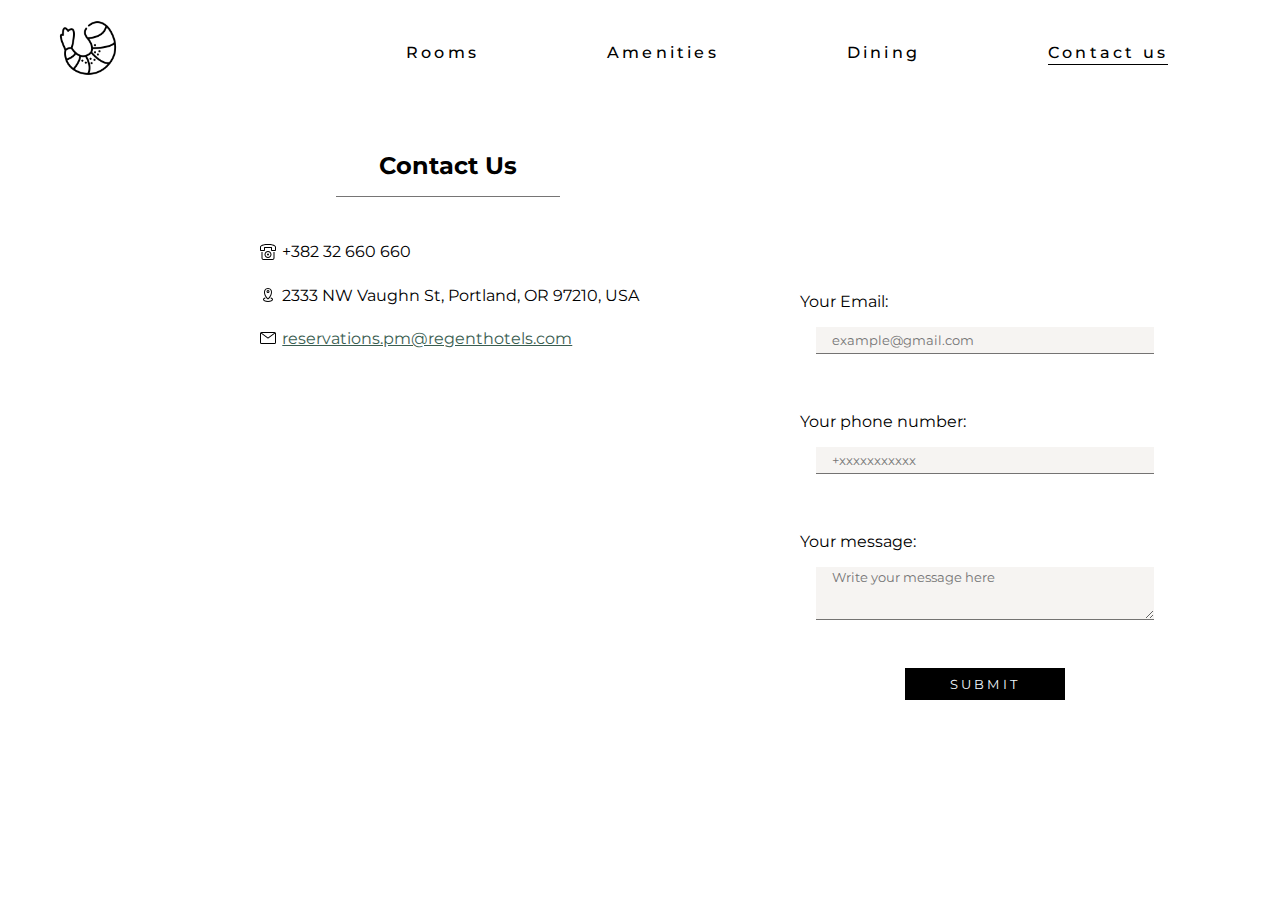
<file: contactUs.html>
<!DOCTYPE html>
<html lang="en">
<head>
    <meta charset="UTF-8">
    <meta name="viewport" content="width=device-width, initial-scale=1.0">
    <title>Contacts</title>
    <link rel="stylesheet" href="style.css">
    <link rel="stylesheet" href="contactUs.css">
    <link href="favicon-16x16.png" rel="icon" type="image/png" sizes="16x16">
    <link rel="preconnect" href="https://fonts.googleapis.com">
    <link rel="preconnect" href="https://fonts.gstatic.com" crossorigin>
    <link href="https://fonts.googleapis.com/css2?family=Montserrat:ital,wght@0,100..900;1,100..900&display=swap" rel="stylesheet">
</head>
<body>
    <header>
        <div id="nav-menu">
            <a href="index.html"><img src="logo.png" alt="logo" id="logo-img"></a>
            <ul>
                <li><a href="rooms.html">Rooms</a></li>
                <li><a href="amenities.html">Amenities</a></li>
                <li><a href="dining.html" id="dining">Dining</a></li>
                <li><a href="contactUs.html" id="contact">Contact us</a></li>
            </ul>
        </div>
    </header>
    <main>
        <div id="contactUs-container">
            <div id="information-contacts">
                <h2>Contact Us</h2>
                <ul>
                    <li><svg xmlns="http://www.w3.org/2000/svg" viewBox="0 0 32 32" style="enable-background:new 0 0 32 32;" xml:space="preserve"><path d="M16 0C.449 0 0 5.387 0 6.001v6C0 13.103.897 14 2 14h6c1.103 0 2-.897 2-1.999V8h12v4.001c0 1.102.897 1.999 2 1.999h6c1.103 0 2-.897 2-1.999v-6C32 5.387 31.551 0 16 0zm14 12-6 .001V7a1 1 0 0 0-1-1H9a1 1 0 0 0-1 1v5l-6 .001-.001-5.957C2.002 6.004 2.536 2 16 2c13.458 0 13.997 4.001 14 4.001V12zM27 28c0 1.103-.897 2-2 2H7c-1.103 0-2-.897-2-2V16H3v12c0 2.206 1.794 4 4 4h18c2.206 0 4-1.794 4-4V16h-2v12z"/><path d="M23 21c0-3.86-3.14-7-7-7s-7 3.14-7 7 3.14 7 7 7 7-3.14 7-7zm-12 0c0-2.757 2.243-5 5-5s5 2.243 5 5-2.243 5-5 5-5-2.243-5-5z"/><circle cx="16" cy="21" r="2"/></svg>+382 32 660 660</li>
                    <li><svg xmlns="http://www.w3.org/2000/svg" viewBox="0 0 32 32"><g id="location"><path class="cls-1" d="M22.37 21.09a1 1 0 0 0-1.3.56 1 1 0 0 0 .56 1.3C23.09 23.53 24 24.32 24 25c0 1.22-3.12 3-8 3s-8-1.78-8-3c0-.68.91-1.47 2.37-2.05a1 1 0 0 0 .56-1.3 1 1 0 0 0-1.3-.56C7.29 22 6 23.41 6 25c0 2.85 4.3 5 10 5s10-2.15 10-5c0-1.59-1.29-3-3.63-3.91z"/><path class="cls-1" d="M16 25a1 1 0 0 0 .68-.27C24 17.82 25.47 9.4 22.59 5.26a7.5 7.5 0 0 0-2.74-2.33 8.43 8.43 0 0 0-7.7 0 7.5 7.5 0 0 0-2.74 2.33C6.53 9.4 8 17.82 15.32 24.73A1 1 0 0 0 16 25zM11.05 6.4a5.5 5.5 0 0 1 2-1.69 6.4 6.4 0 0 1 5.86 0A5.5 5.5 0 0 1 21 6.4c2.2 3.25.9 10.25-5 16.2-5.9-5.95-7.2-12.95-4.95-16.2z"/><path class="cls-1" d="M19 9a3 3 0 1 0-3 3 3 3 0 0 0 3-3zm-4 0a1 1 0 1 1 1 1 1 1 0 0 1-1-1z"/></g></svg> 2333 NW Vaughn St, Portland, OR 97210, USA</li>
                    <li><svg data-name="1-Email" xmlns="http://www.w3.org/2000/svg" viewBox="0 0 32 32"><path d="M29 4H3a3 3 0 0 0-3 3v18a3 3 0 0 0 3 3h26a3 3 0 0 0 3-3V7a3 3 0 0 0-3-3zm-.72 2L16 14.77 3.72 6zM30 25a1 1 0 0 1-1 1H3a1 1 0 0 1-1-1V7.23l13.42 9.58a1 1 0 0 0 1.16 0L30 7.23z"/></svg> <address><a href="mailto:reservations.pm@regenthotels.com">reservations.pm@regenthotels.com</a></address></li>
                </ul>
                <iframe 
                    src="https://www.google.com/maps/embed?pb=!1m18!1m12!1m3!1d178906.32121613302!2d-122.77051705232564!3d45.52163113998846!2m3!1f0!2f0!3f0!3m2!1i1024!2i768!4f13.1!3m3!1m2!1s0x549509e695894c71%3A0x47e64c28a4b291d2!2sHoliday%20Inn%20Express%20%26%20Suites%20Portland-NW%20Downtown%2C%20an%20IHG%20Hotel!5e0!3m2!1sru!2sfi!4v1742210801276!5m2!1sru!2sfi" 
                    style="border:0; width: 40rem; height: 27rem;" 
                    allowfullscreen="" 
                    loading="lazy" 
                    referrerpolicy="no-referrer-when-downgrade">
                </iframe>
            </div>

            <div id="forms-contacts">
                <div id="email-contact" class="forms-containers">
                    <form action="" method="post">
                        <label for="email-contact-form">Your Email: </label>
                        <input type="email" name="" id="email-contact-form" placeholder="example@gmail.com">
                    </form>
                </div>

                <div id="phone-contact" class="forms-containers">
                    <form action="" method="post">
                        <label for="phone-number-form">Your phone number: </label>
                        <input type="tel" name="" id="phone-number-form" placeholder= "+xxxxxxxxxxx">
                    </form>
                </div>

                <div id="message-form" class="forms-containers">
                    <form action="" method="post">
                        <label for="message-contact-form">Your message: </label>
                        <textarea required name="" id="message-contact-form" placeholder="Write your message here"></textarea>
                    </form>
                </div>

                <button type="submit" id="submit-button">SUBMIT</button>
            </div>
        </div>
    </main>
<script src="contacts.js"></script>
</body>
</html>
</file>
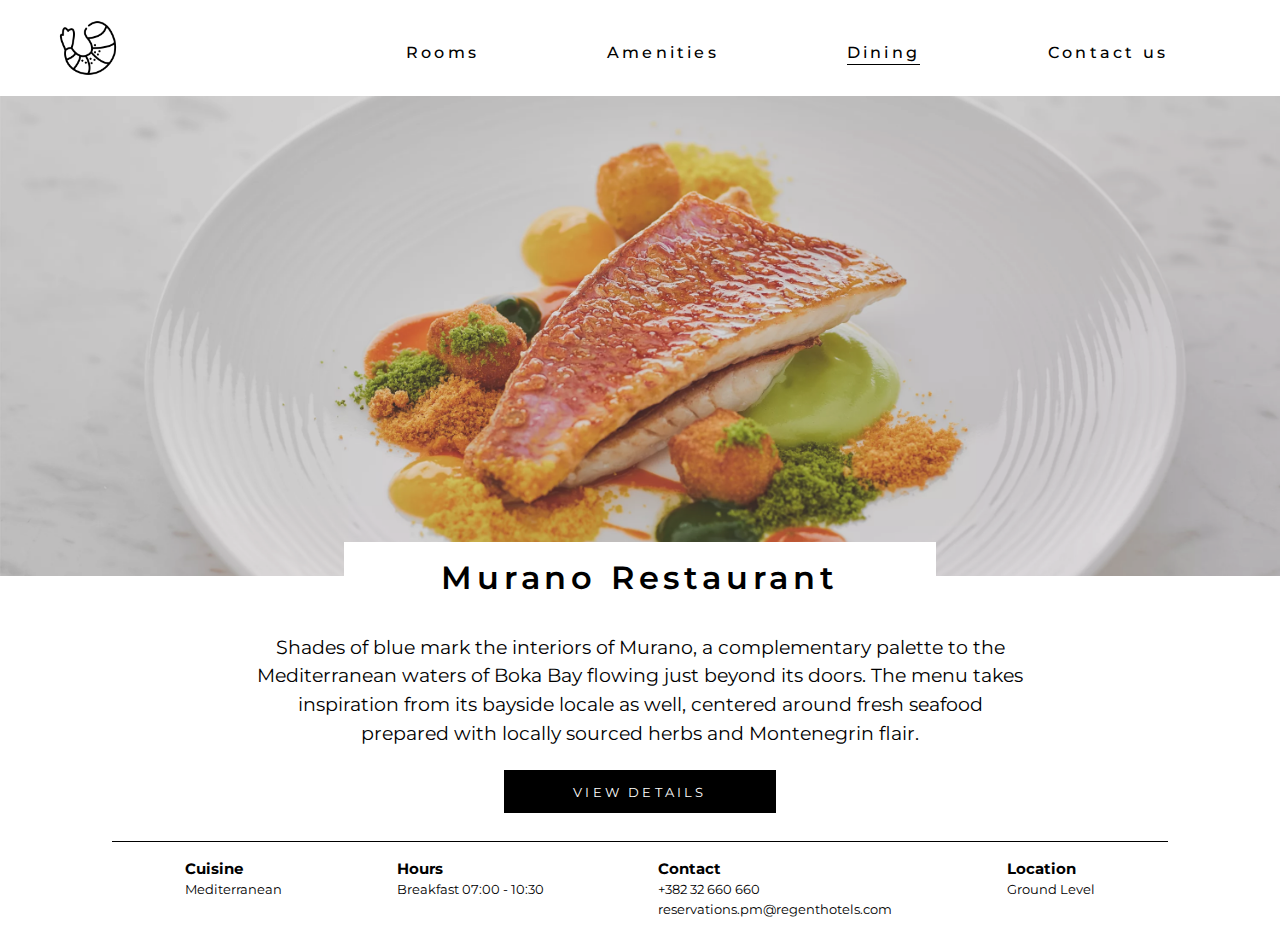
<file: dining.html>
<!DOCTYPE html>
<html lang="en">
<head>
    <meta charset="UTF-8">
    <meta name="viewport" content="width=device-width, initial-scale=1.0">
    <title>Hotel</title>
    <link rel="stylesheet" href="dining.css">
    <link rel="stylesheet" href="style.css">
    <link href="favicon-16x16.png" rel="icon" type="image/png" sizes="16x16">
    <link rel="preconnect" href="https://fonts.googleapis.com">
    <link rel="preconnect" href="https://fonts.gstatic.com" crossorigin>
    <link href="https://fonts.googleapis.com/css2?family=Montserrat:ital,wght@0,100..900;1,100..900&display=swap" rel="stylesheet">
</head>
<body>
    <div class="overlay" id="overlay"></div>
    <div class="modal" id="modal">
        <div id="modal-container">
            <form>
                <label for="modal_email">Get a 10% discount coupon at our restaurant</label>
                <input type="email" name="" id="modal_email" placeholder="example@gmail.com">
                <button type="button" id="submit_button">Get discount</button>
                <button type="button" id="modal_button">No, Thanks</button>
            </form>
        </div>
    </div>

    <header>
        <div id="nav-menu">
            <a href="index.html"><img src="logo.png" alt="logo" id="logo-img"></a>
            <ul>
                <li><a href="rooms.html">Rooms</a></li>
                <li><a href="amenities.html">Amenities</a></li>
                <li><a href="dining.html" id="dining">Dining</a></li>
                <li><a href="contactUs.html" >Contact us</a></li>
            </ul>
        </div>
    </header>

    <main>
        <div id="photo-container-dining">
            <div id="name-photo-dining"></div>
            <h1>Murano Restaurant</h1>
        </div>
        
        <div id="description-container">
            <div id="description-text-restaurant">
                <p>Shades of blue mark the interiors of Murano, a complementary palette to the Mediterranean waters of Boka Bay flowing just beyond its doors.
                    The menu takes inspiration from its bayside locale as well, centered around fresh seafood prepared with locally sourced herbs and Montenegrin flair.
                </p>
                <button type="button">VIEW DETAILS</button>
            </div>
            <div class="description-details">
                <div class="details">
                    <h3>Cuisine</h3> 
                    <p>Mediterranean</p>
                </div>
                <div class="details">
                    <h3>Hours</h3> 
                    <p>Breakfast 07:00 - 10:30</p>
                </div>
                <div class="details">
                    <h3>Contact</h3> 
                    <p>+382 32 660 660</p>
                    <p>reservations.pm@regenthotels.com</p>
                </div>
                <div class="details">
                    <h3>Location</h3> 
                    <p>Ground Level</p>
                </div>
            </div>
        </div>
    </main>
    <script src="dining.js"></script>
</body>
</html>
</file>
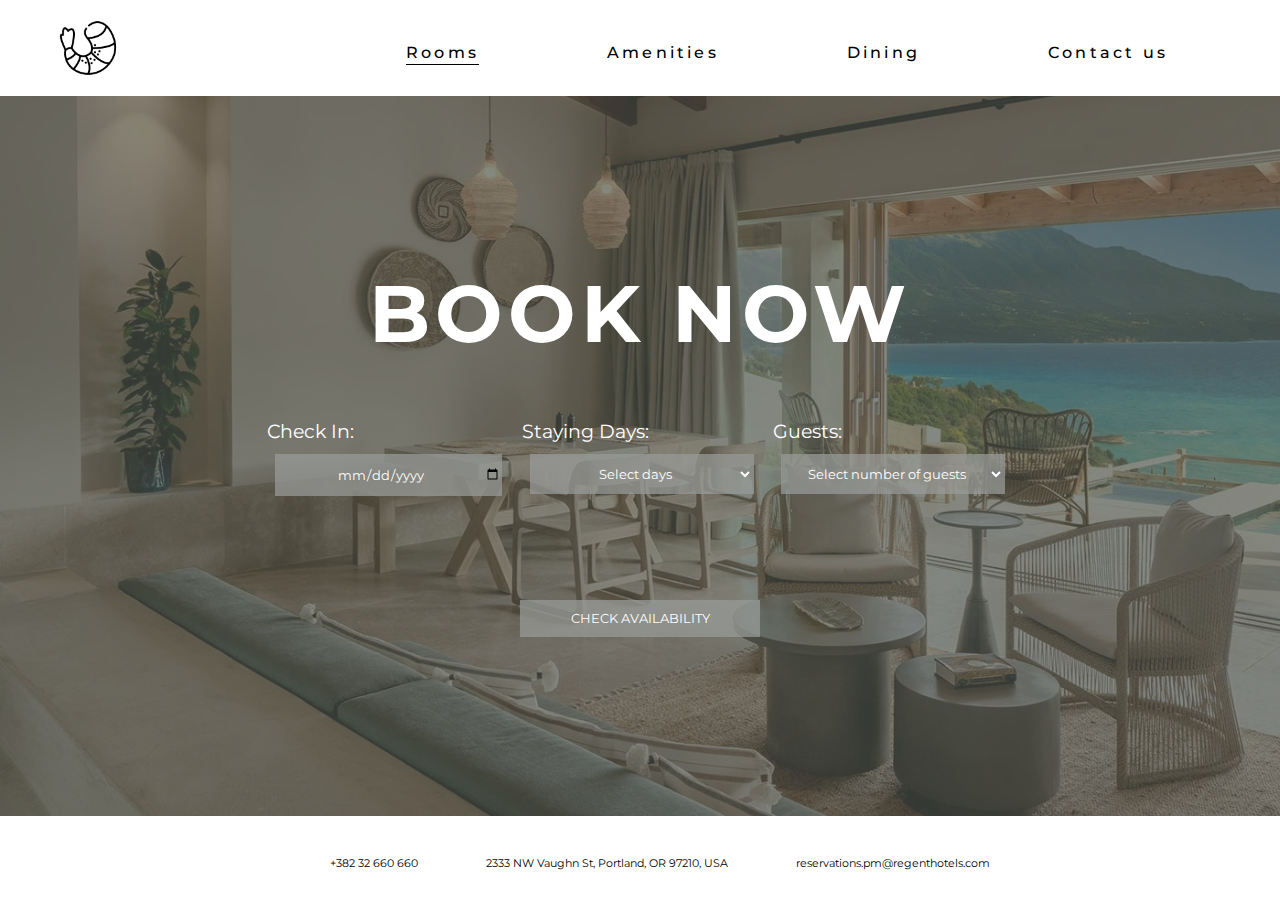
<file: rooms.html>
<!DOCTYPE html>
<html lang="en">
<head>
    <meta charset="UTF-8">
    <meta name="viewport" content="width=device-width, initial-scale=1.0">
    <title>Rooms</title>
    <link rel="stylesheet" href="style.css">
    <link rel="stylesheet" href="rooms.css">
    <link href="favicon-16x16.png" rel="icon" type="image/png" sizes="16x16">
    <link rel="preconnect" href="https://fonts.googleapis.com">
    <link rel="preconnect" href="https://fonts.gstatic.com" crossorigin>
    <link href="https://fonts.googleapis.com/css2?family=Montserrat:ital,wght@0,100..900;1,100..900&display=swap" rel="stylesheet">

</head>
<body>
    <header>
        <div id="nav-menu">
            <a href="index.html"><img src="logo.png" alt="logo" id="logo-img"></a>
            <ul>
                <li><a href="rooms.html" id="rooms">Rooms</a></li>
                <li><a href="amenities.html">Amenities</a></li>
                <li><a href="dining.html">Dining</a></li>
                <li><a href="contactUs.html">Contact us</a></li>
            </ul>
        </div>
    </header>
    <main>
        <div id="main-container-booking">
            <h1 id="booking-container-description">Book Now</h1>
            <form id="booking-form" action="#" method="GET">
                <div id="allInputs">
                    <div class="input-forms">
                        <label for="booking-date">Check In:</label>
                        <input type="date" id="booking-date" name="check-in" required>
                    </div>
                    <div class="input-forms">
                        <label for="booking-days">Staying Days:</label>
                        <select id="booking-days" name="staying-days" required>
                            <option value="">Select days</option>
                            <option value="1">1</option>
                            <option value="2">2</option>
                            <option value="3">3</option>
                            <option value="4">4</option>
                            <option value="5">5</option>
                            <option value="6">6</option>
                            <option value="7">7</option>
                            <option value="8">8</option>
                            <option value="9">9</option>
                            <option value="10">10</option>
                        </select>
                    </div>
                    <div class="input-forms">
                        <label for="booking-guests">Guests:</label>
                        <select id="booking-guests" name="guests" required>
                            <option value="">Select number of guests</option>
                            <option value="1">1</option>
                            <option value="2">2</option>
                            <option value="3">3</option>
                            <option value="4">4</option>
                        </select>
                    </div>
                </div>
                <button type="button" id="checkAvailability">Check availability</button>
            </form>
        </div>
    </main>    
    <footer>
        <div id="footer-container">
            <ul>
                <li>+382 32 660 660</li>
                <li>2333 NW Vaughn St, Portland, OR 97210, USA</li>
                <li>reservations.pm@regenthotels.com</li>
            </ul>
        </div>
    </footer>
    <script src="checkAvailability.js"></script>
</body>
</html>
</file>
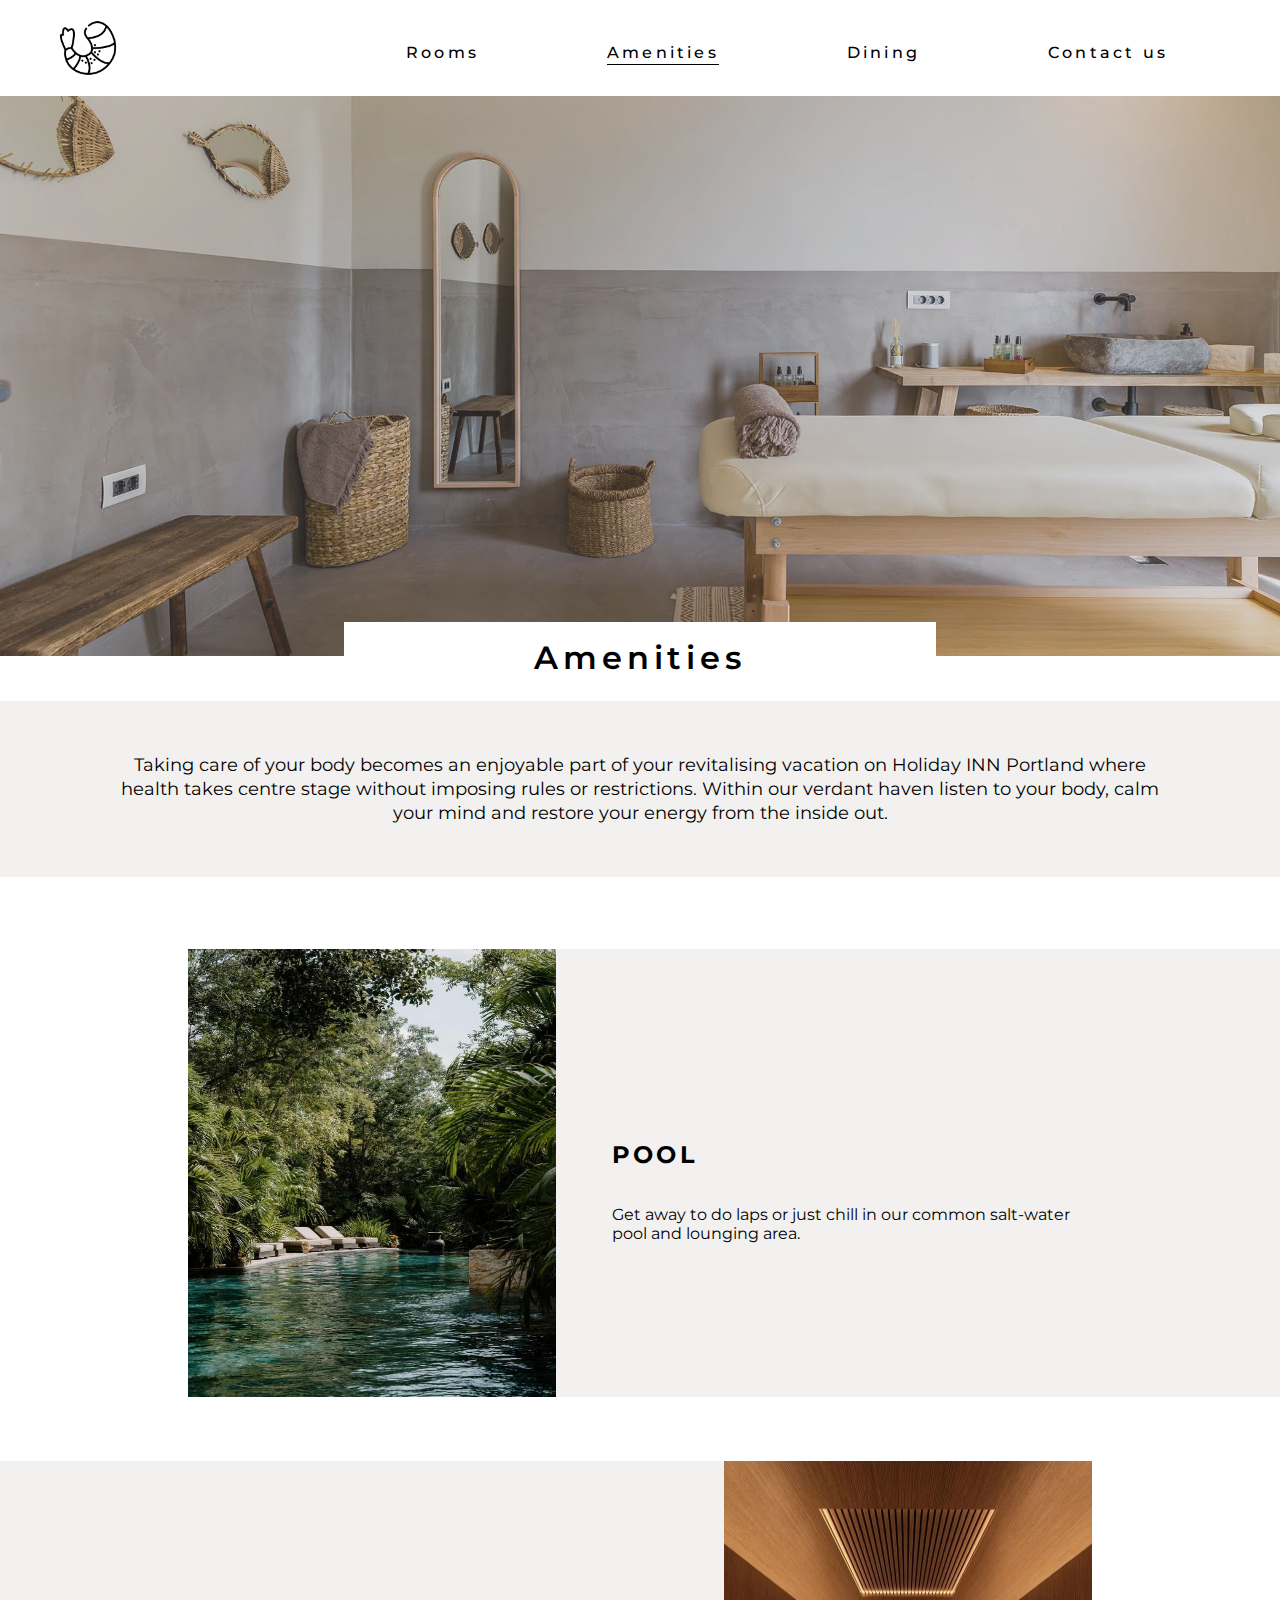
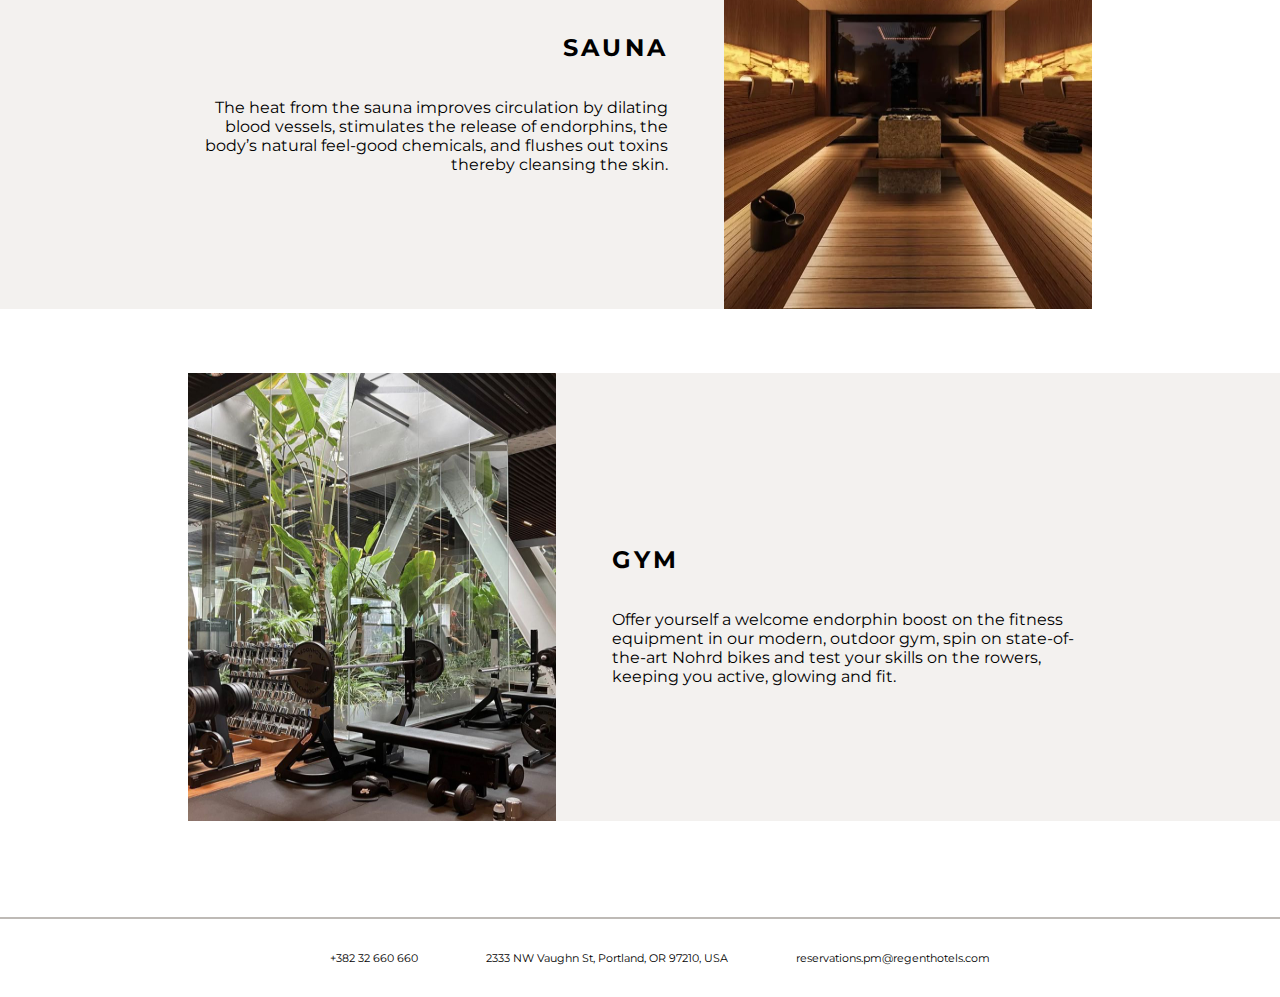
<file: amenities/amenities.html>
<!DOCTYPE html>
<html lang="en">
<head>
    <meta charset="UTF-8">
    <meta name="viewport" content="width=device-width, initial-scale=1.0">
    <title>Amenities</title>
    <link rel="stylesheet" href="/main/style.css">
    <link rel="stylesheet" href="/amenities/amenities.css">
    <link href="favicon-16x16.png" rel="icon" type="image/png" sizes="16x16">
    <link rel="preconnect" href="https://fonts.googleapis.com">
    <link rel="preconnect" href="https://fonts.gstatic.com" crossorigin>
    <link href="https://fonts.googleapis.com/css2?family=Montserrat:ital,wght@0,100..900;1,100..900&display=swap" rel="stylesheet">
</head>
<body>
    <header>
        <div id="nav-menu">
            <a href="/main/index.html"><img src="/main/logo.png" alt="logo" id="logo-img"></a>
            <ul>
                <li><a href="/booking/rooms.html">Rooms</a></li>
                <li><a href="/amenities/amenities.html" id="amenities">Amenities</a></li>
                <li><a href="/dining/dining.html" id="dining">Dining</a></li>
                <li><a href="/contact us/contactUs.html" >Contact us</a></li>
            </ul>
        </div>
    </header>
    <main>
        <div id="photo-container-amenities">
            <div id="name-photo-amenities"></div>
            <h1>Amenities</h1>
            <div id="description">
                <p>Taking care of your body becomes an enjoyable part of your revitalising vacation
                    on Holiday INN Portland where health takes centre stage without imposing rules or restrictions.
                    Within our verdant haven listen to your body,
                    calm your mind and restore your energy from the inside out.
                </p>
            </div>
        </div>

        <div id="all-amenities-containers">
            <div class="amenitie-options with-background">
                <img src="carousel3.jpg" alt="">
                <div class="amenities-description left-position">
                    <h2>Pool</h2>
                    <p>Get away to do laps or just chill in our common salt-water pool and lounging area.</p>
                </div>
            </div>
            <div class="amenitie-options with-background">
                <div class="amenities-description right-position" >
                    <h2>Sauna</h2>
                    <p>The heat from the sauna improves circulation by dilating blood vessels,
                         stimulates the release of endorphins,
                         the body’s natural feel-good chemicals,
                         and flushes out toxins thereby cleansing the skin.</p>
                </div>
                <img src="sauna.jpg" alt="">
            </div>
            <div class="amenitie-options with-background">
                <img src="gym.jpg" alt="">
                <div class="amenities-description left-position">
                    <h2>Gym</h2>
                    <p>Offer yourself a welcome endorphin boost on the fitness equipment in our modern,
                         outdoor gym, spin on state-of-the-art Nohrd bikes and test your skills on the rowers,
                         keeping you active, glowing and fit.</p>
                </div>
            </div>
            
        </div>

    </main>
    <footer>
        <div id="footer-container">
            <ul>
                <li>+382 32 660 660</li>
                <li>2333 NW Vaughn St, Portland, OR 97210, USA</li>
                <li>reservations.pm@regenthotels.com</li>
            </ul>
        </div>
    </footer>
</body>
</html>
</file>
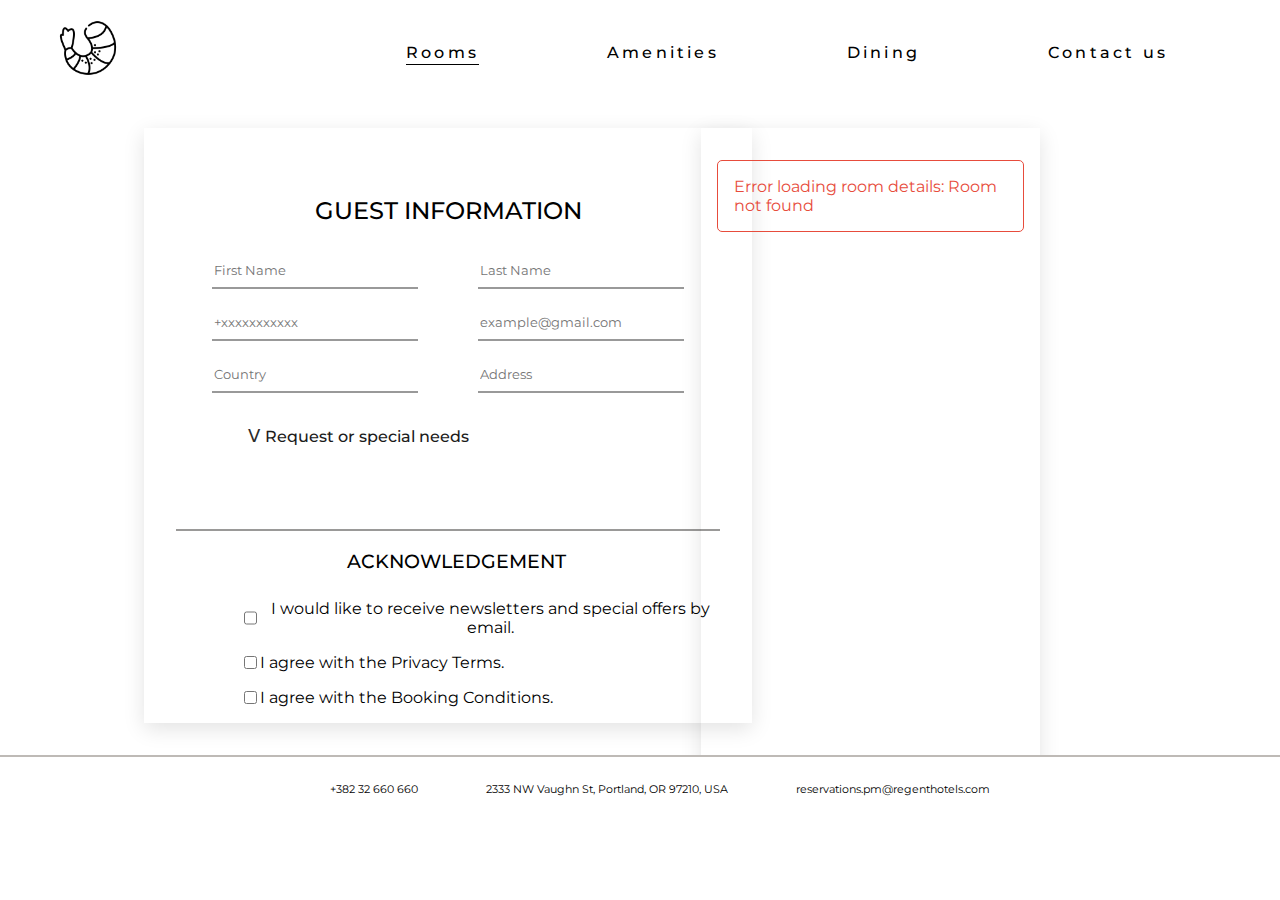
<file: booking/booking-details.html>
<!DOCTYPE html>
<html lang="en">
<head>
    <meta charset="UTF-8">
    <meta name="viewport" content="width=device-width, initial-scale=1.0">
    <title>Rooms</title>
    <link rel="stylesheet" href="/main/style.css">
    <link rel="stylesheet" href="/booking/booking-details.css">
    <link href="/main/favicon-16x16.png" rel="icon" type="image/png" sizes="16x16">
    <link rel="preconnect" href="https://fonts.googleapis.com">
    <link rel="preconnect" href="https://fonts.gstatic.com" crossorigin>
    <link href="https://fonts.googleapis.com/css2?family=Montserrat:ital,wght@0,100..900;1,100..900&display=swap" rel="stylesheet">

</head>
<body>
    <header>
        <div id="nav-menu">
            <a href="/main/index.html"><img src="/main/logo.png" alt="logo" id="logo-img"></a>
            <ul>
                <li><a href="/booking/rooms.html" id="rooms">Rooms</a></li>
                <li><a href="/amenities/amenities.html">Amenities</a></li>
                <li><a href="/dining/dining.html">Dining</a></li>
                <li><a href="/contact us/contactUs.html">Contact us</a></li>
            </ul>
        </div>
    </header>

    <main>
        <div id="main-form-container">
            <div id="full-guest-info">
                
                <div id="guest-details">
                    <details>
                        <summary>Request or special needs</summary>
                        <textarea type="text" name="" id="guest-special-needs"
                            placeholder="Please note your requests or special needs"
                            maxlength="150">
                        </textarea>
                    </details>
                </div>

                <div id="guest-acknowledgment">
                    <h3>Acknowledgement</h3>
                    <div class="guest-agreemnet">
                        <input type="checkbox" name="" id="offers">
                        <label for="offers">I would like to receive newsletters and special offers by email.</label>
                    </div>
                    <div class="guest-agreemnet" id="">
                        <input type="checkbox" name="" id="privacy" required>
                        <label for="privacy">I agree with the Privacy Terms.</label>
                    </div>
                    <div class="guest-agreemnet">
                        <input type="checkbox" name="" id="booking" required>
                        <label for="booking">I agree with the Booking Conditions.</label>
                    </div>
                </div>
            </div>

            <div id="total-details">
               
            </div>
        </div>
        
    </main>
    <footer>
        <div id="footer-container">
            <ul>
                <li>+382 32 660 660</li>
                <li>2333 NW Vaughn St, Portland, OR 97210, USA</li>
                <li>reservations.pm@regenthotels.com</li>
            </ul>
        </div>
    </footer>
    <script type="module" src="/booking/booking-details.js"></script>
</body>
</html>
</file>
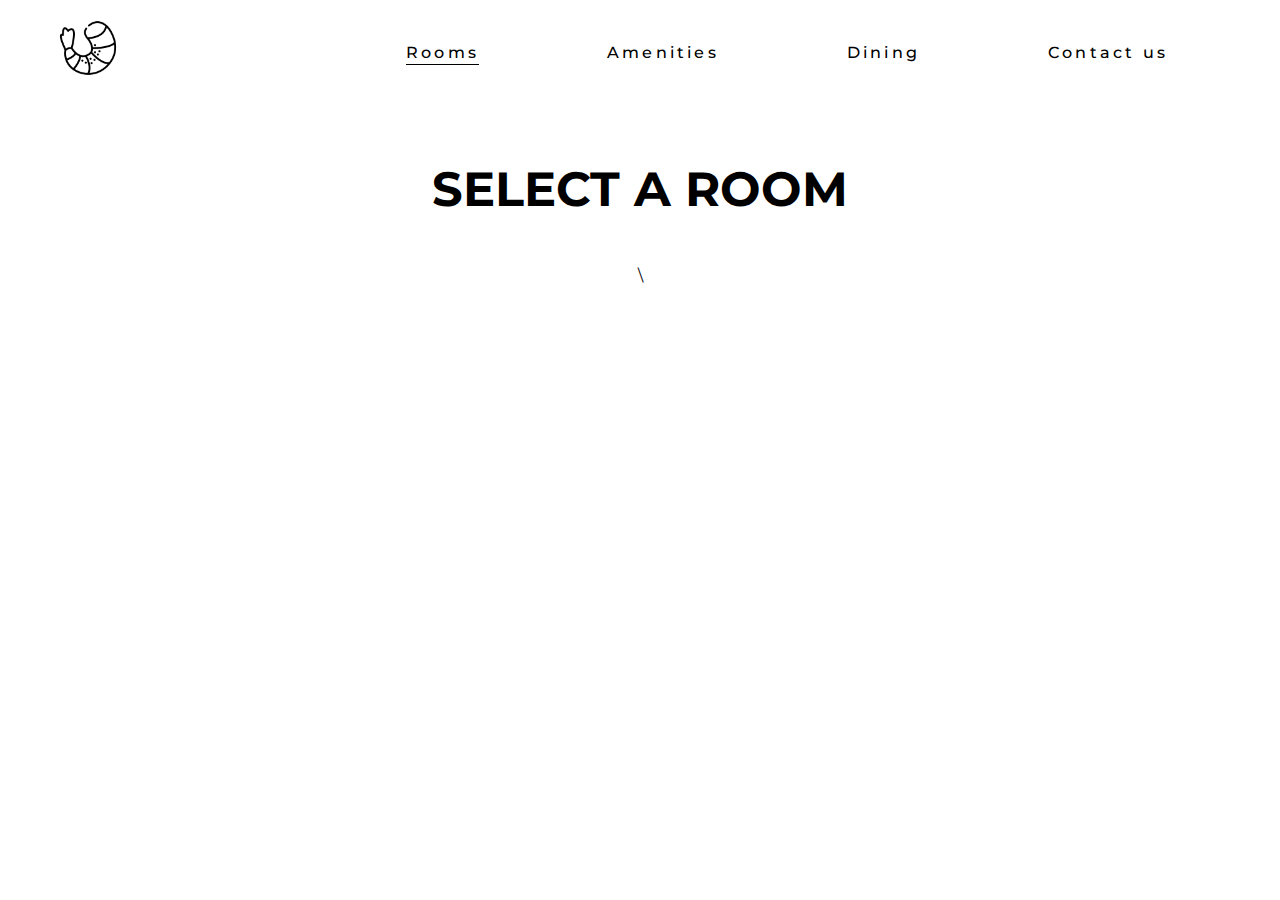
<file: booking/booking-room.html>
<!DOCTYPE html>
<html lang="en">
<head>
    <meta charset="UTF-8">
    <meta name="viewport" content="width=device-width, initial-scale=1.0">
    <title>Rooms</title>
    <link rel="stylesheet" href="/main/style.css">
    <link rel="stylesheet" href="/booking/booking-room.css">
    <link href="/main/favicon-16x16.png" rel="icon" type="image/png" sizes="16x16">
    <link rel="preconnect" href="https://fonts.googleapis.com">
    <link rel="preconnect" href="https://fonts.gstatic.com" crossorigin>
    <link href="https://fonts.googleapis.com/css2?family=Montserrat:ital,wght@0,100..900;1,100..900&display=swap" rel="stylesheet">

</head>
<body>
    <header>
        <div id="nav-menu">
            <a href="/main/index.html"><img src="/main/logo.png" alt="logo" id="logo-img"></a>
            <ul>
                <li><a href="/booking/rooms.html" id="rooms">Rooms</a></li>
                <li><a href="/amenities/amenities.html">Amenities</a></li>
                <li><a href="/dining/dining.html">Dining</a></li>
                <li><a href="/contact us/contactUs.html">Contact us</a></li>
            </ul>
        </div>
    </header>

    <main>
        <div id="all-rooms-container">
            <h1>Select a Room</h1>
            <div class="rooms-options">\
                <!-- сгенерируется в booking-room.js с помощью room-card.js -->
            </div>
        </div>
    </main>

    <script src="/booking/checkAvailability.js"></script>
    <script type="module" src="/booking/booking-room.js"></script>
</body>
</html>
</file>
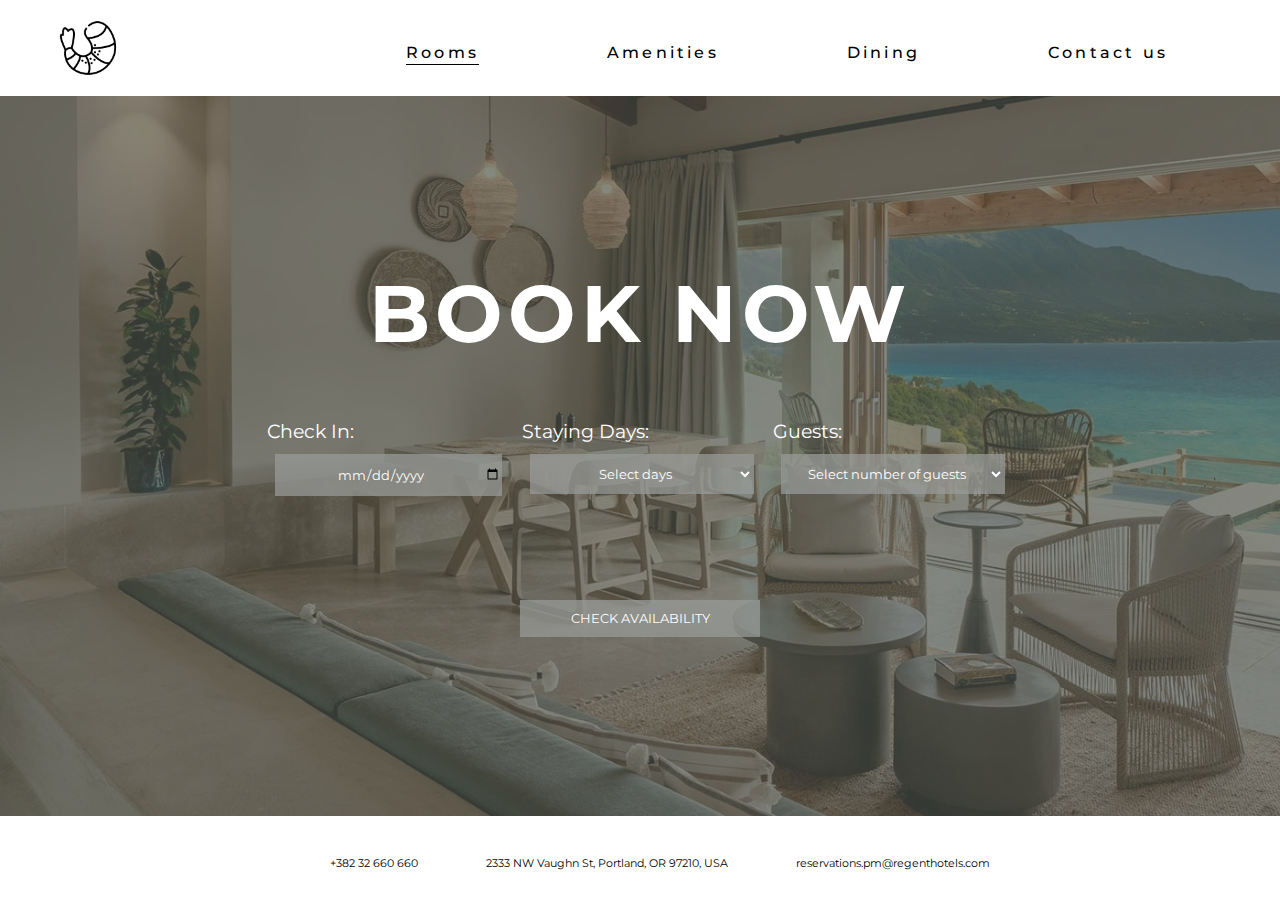
<file: booking/rooms.html>
<!DOCTYPE html>
<html lang="en">
<head>
    <meta charset="UTF-8">
    <meta name="viewport" content="width=device-width, initial-scale=1.0">
    <title>Rooms</title>
    <link rel="stylesheet" href="/main/style.css">
    <link rel="stylesheet" href="/booking/rooms.css">
    <link href="/main/favicon-16x16.png" rel="icon" type="image/png" sizes="16x16">
    <link rel="preconnect" href="https://fonts.googleapis.com">
    <link rel="preconnect" href="https://fonts.gstatic.com" crossorigin>
    <link href="https://fonts.googleapis.com/css2?family=Montserrat:ital,wght@0,100..900;1,100..900&display=swap" rel="stylesheet">

</head>
<body>
    <header>
        <div id="nav-menu">
            <a href="/main/index.html"><img src="/main/logo.png" alt="logo" id="logo-img"></a>
            <ul>
                <li><a href="/booking/rooms.html" id="rooms">Rooms</a></li>
                <li><a href="/amenities/amenities.html">Amenities</a></li>
                <li><a href="/dining/dining.html">Dining</a></li>
                <li><a href="/contact us/contactUs.html">Contact us</a></li>
            </ul>
        </div>
    </header>
    <main>
        <div id="main-container-booking">
            <h1 id="booking-container-description">Book Now</h1>
            <form id="booking-form" action="#" method="GET">
                <div id="allInputs">
                    <div class="input-forms">
                        <label for="booking-date">Check In:</label>
                        <input type="date" id="booking-date" name="check-in" required>
                    </div>
                    <div class="input-forms">
                        <label for="booking-days">Staying Days:</label>
                        <select id="booking-days" name="staying-days" required>
                            <option value="">Select days</option>
                            <option value="1">1</option>
                            <option value="2">2</option>
                            <option value="3">3</option>
                            <option value="4">4</option>
                            <option value="5">5</option>
                            <option value="6">6</option>
                            <option value="7">7</option>
                            <option value="8">8</option>
                            <option value="9">9</option>
                            <option value="10">10</option>
                        </select>
                    </div>
                    <div class="input-forms">
                        <label for="booking-guests">Guests:</label>
                        <select id="booking-guests" name="guests" required>
                            <option value="">Select number of guests</option>
                            <option value="1">1</option>
                            <option value="2">2</option>
                            <option value="3">3</option>
                            <option value="4">4</option>
                        </select>
                    </div>
                </div>
                <button type="button" id="checkAvailability">Check availability</button>
            </form>
        </div>
    </main>    
    <footer>
        <div id="footer-container">
            <ul>
                <li>+382 32 660 660</li>
                <li>2333 NW Vaughn St, Portland, OR 97210, USA</li>
                <li>reservations.pm@regenthotels.com</li>
            </ul>
        </div>
    </footer>
    <script src="/booking/checkAvailability.js"></script>
</body>
</html>
</file>
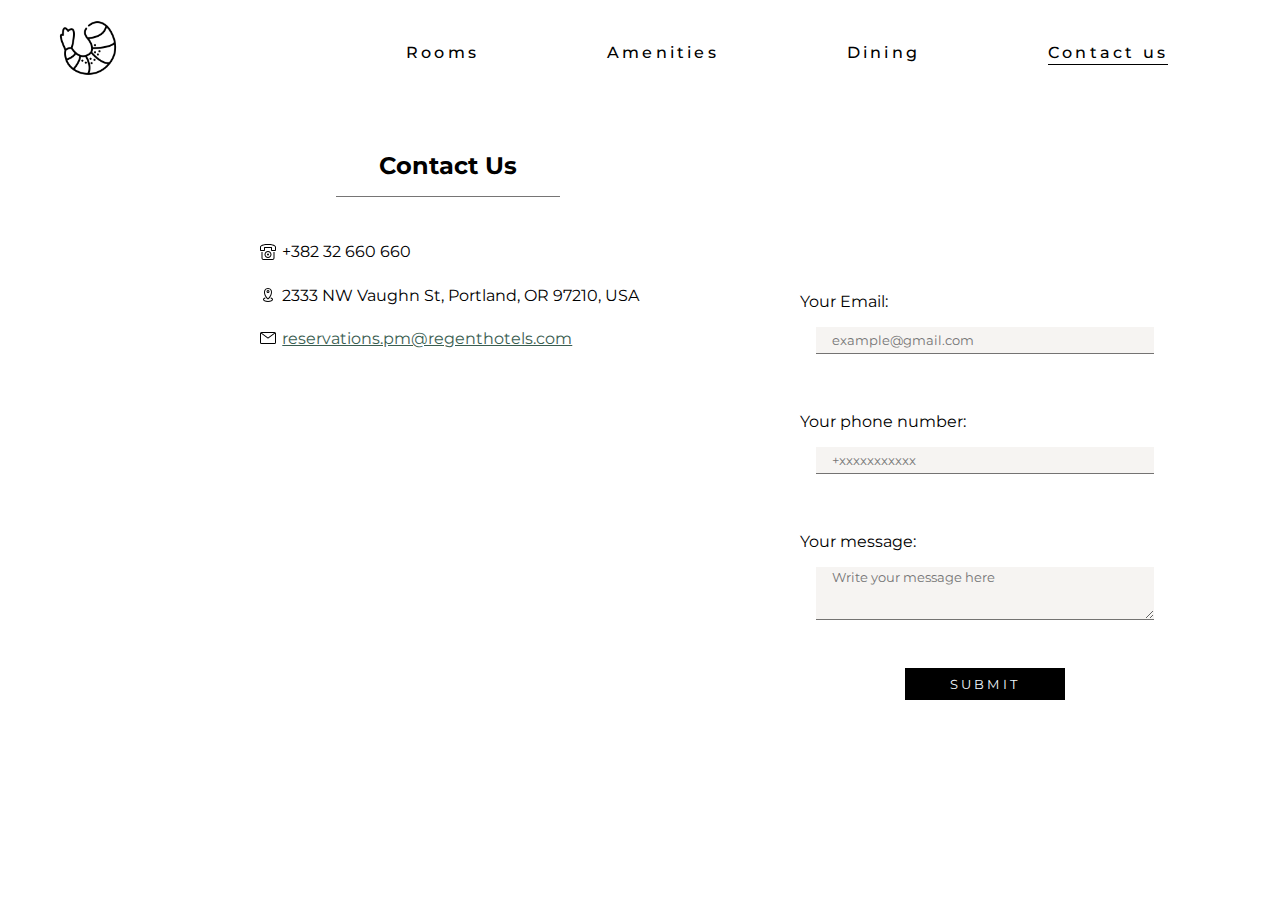
<file: contact us/contactUs.html>
<!DOCTYPE html>
<html lang="en">
<head>
    <meta charset="UTF-8">
    <meta name="viewport" content="width=device-width, initial-scale=1.0">
    <title>Contacts</title>
    <link rel="stylesheet" href="/main/style.css">
    <link rel="stylesheet" href="/contact us/contactUs.css">
    <link href="/main/favicon-16x16.png" rel="icon" type="image/png" sizes="16x16">
    <link rel="preconnect" href="https://fonts.googleapis.com">
    <link rel="preconnect" href="https://fonts.gstatic.com" crossorigin>
    <link href="https://fonts.googleapis.com/css2?family=Montserrat:ital,wght@0,100..900;1,100..900&display=swap" rel="stylesheet">
</head>
<body>
    <header>
        <div id="nav-menu">
            <a href="/main/index.html"><img src="/main/logo.png" alt="logo" id="logo-img"></a>
            <ul>
                <li><a href="/booking/rooms.html">Rooms</a></li>
                <li><a href="/amenities/amenities.html">Amenities</a></li>
                <li><a href="/dining/dining.html" id="dining">Dining</a></li>
                <li><a href="/contact us/contactUs.html" id="contact">Contact us</a></li>
            </ul>
        </div>
    </header>
    <main>
        <div id="contactUs-container">
            <div id="information-contacts">
                <h2>Contact Us</h2>
                <ul>
                    <li><svg xmlns="http://www.w3.org/2000/svg" viewBox="0 0 32 32" style="enable-background:new 0 0 32 32;" xml:space="preserve"><path d="M16 0C.449 0 0 5.387 0 6.001v6C0 13.103.897 14 2 14h6c1.103 0 2-.897 2-1.999V8h12v4.001c0 1.102.897 1.999 2 1.999h6c1.103 0 2-.897 2-1.999v-6C32 5.387 31.551 0 16 0zm14 12-6 .001V7a1 1 0 0 0-1-1H9a1 1 0 0 0-1 1v5l-6 .001-.001-5.957C2.002 6.004 2.536 2 16 2c13.458 0 13.997 4.001 14 4.001V12zM27 28c0 1.103-.897 2-2 2H7c-1.103 0-2-.897-2-2V16H3v12c0 2.206 1.794 4 4 4h18c2.206 0 4-1.794 4-4V16h-2v12z"/><path d="M23 21c0-3.86-3.14-7-7-7s-7 3.14-7 7 3.14 7 7 7 7-3.14 7-7zm-12 0c0-2.757 2.243-5 5-5s5 2.243 5 5-2.243 5-5 5-5-2.243-5-5z"/><circle cx="16" cy="21" r="2"/></svg>+382 32 660 660</li>
                    <li><svg xmlns="http://www.w3.org/2000/svg" viewBox="0 0 32 32"><g id="location"><path class="cls-1" d="M22.37 21.09a1 1 0 0 0-1.3.56 1 1 0 0 0 .56 1.3C23.09 23.53 24 24.32 24 25c0 1.22-3.12 3-8 3s-8-1.78-8-3c0-.68.91-1.47 2.37-2.05a1 1 0 0 0 .56-1.3 1 1 0 0 0-1.3-.56C7.29 22 6 23.41 6 25c0 2.85 4.3 5 10 5s10-2.15 10-5c0-1.59-1.29-3-3.63-3.91z"/><path class="cls-1" d="M16 25a1 1 0 0 0 .68-.27C24 17.82 25.47 9.4 22.59 5.26a7.5 7.5 0 0 0-2.74-2.33 8.43 8.43 0 0 0-7.7 0 7.5 7.5 0 0 0-2.74 2.33C6.53 9.4 8 17.82 15.32 24.73A1 1 0 0 0 16 25zM11.05 6.4a5.5 5.5 0 0 1 2-1.69 6.4 6.4 0 0 1 5.86 0A5.5 5.5 0 0 1 21 6.4c2.2 3.25.9 10.25-5 16.2-5.9-5.95-7.2-12.95-4.95-16.2z"/><path class="cls-1" d="M19 9a3 3 0 1 0-3 3 3 3 0 0 0 3-3zm-4 0a1 1 0 1 1 1 1 1 1 0 0 1-1-1z"/></g></svg> 2333 NW Vaughn St, Portland, OR 97210, USA</li>
                    <li><svg data-name="1-Email" xmlns="http://www.w3.org/2000/svg" viewBox="0 0 32 32"><path d="M29 4H3a3 3 0 0 0-3 3v18a3 3 0 0 0 3 3h26a3 3 0 0 0 3-3V7a3 3 0 0 0-3-3zm-.72 2L16 14.77 3.72 6zM30 25a1 1 0 0 1-1 1H3a1 1 0 0 1-1-1V7.23l13.42 9.58a1 1 0 0 0 1.16 0L30 7.23z"/></svg> <address><a href="mailto:reservations.pm@regenthotels.com">reservations.pm@regenthotels.com</a></address></li>
                </ul>
                <iframe 
                    src="https://www.google.com/maps/embed?pb=!1m18!1m12!1m3!1d178906.32121613302!2d-122.77051705232564!3d45.52163113998846!2m3!1f0!2f0!3f0!3m2!1i1024!2i768!4f13.1!3m3!1m2!1s0x549509e695894c71%3A0x47e64c28a4b291d2!2sHoliday%20Inn%20Express%20%26%20Suites%20Portland-NW%20Downtown%2C%20an%20IHG%20Hotel!5e0!3m2!1sru!2sfi!4v1742210801276!5m2!1sru!2sfi" 
                    style="border:0; width: 40rem; height: 27rem;" 
                    allowfullscreen="" 
                    loading="lazy" 
                    referrerpolicy="no-referrer-when-downgrade">
                </iframe>
            </div>

            <div id="forms-contacts">
                <div id="email-contact" class="forms-containers">
                    <form action="" method="post">
                        <label for="email-contact-form">Your Email: </label>
                        <input type="email" name="" id="email-contact-form" placeholder="example@gmail.com">
                    </form>
                </div>

                <div id="phone-contact" class="forms-containers">
                    <form action="" method="post">
                        <label for="phone-number-form">Your phone number: </label>
                        <input type="tel" name="" id="phone-number-form" placeholder= "+xxxxxxxxxxx">
                    </form>
                </div>

                <div id="message-form" class="forms-containers">
                    <form action="" method="post">
                        <label for="message-contact-form">Your message: </label>
                        <textarea required name="" id="message-contact-form" placeholder="Write your message here"></textarea>
                    </form>
                </div>

                <button type="submit" id="submit-button">SUBMIT</button>
            </div>
        </div>
    </main>
<script src="/contact us/contacts.js"></script>
</body>
</html>
</file>
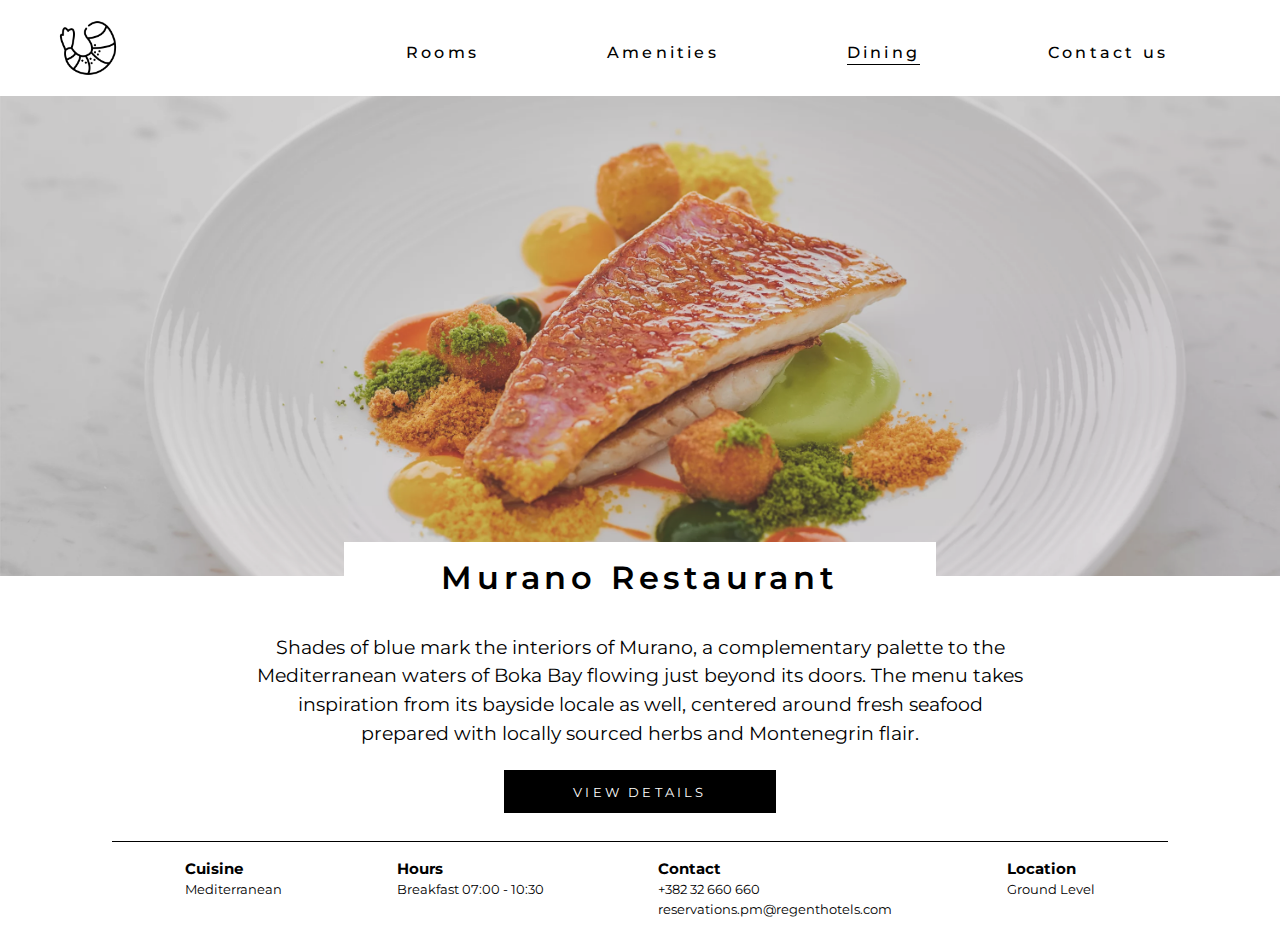
<file: dining/dining.html>
<!DOCTYPE html>
<html lang="en">
<head>
    <meta charset="UTF-8">
    <meta name="viewport" content="width=device-width, initial-scale=1.0">
    <title>Hotel</title>
    <link rel="stylesheet" href="/dining/dining.css">
    <link rel="stylesheet" href="/main/style.css">
    <link href="/main/favicon-16x16.png" rel="icon" type="image/png" sizes="16x16">
    <link rel="preconnect" href="https://fonts.googleapis.com">
    <link rel="preconnect" href="https://fonts.gstatic.com" crossorigin>
    <link href="https://fonts.googleapis.com/css2?family=Montserrat:ital,wght@0,100..900;1,100..900&display=swap" rel="stylesheet">
</head>
<body>
    <div class="overlay" id="overlay"></div>
    <div class="modal" id="modal">
        <div id="modal-container">
            <form>
                <label for="modal_email">Get a 10% discount coupon at our restaurant</label>
                <input type="email" name="" id="modal_email" placeholder="example@gmail.com">
                <button type="button" id="submit_button">Get discount</button>
                <button type="button" id="modal_button">No, Thanks</button>
            </form>
        </div>
    </div>

    <header>
        <div id="nav-menu">
            <a href="/main/index.html"><img src="/main/logo.png" alt="logo" id="logo-img"></a>
            <ul>
                <li><a href="/booking/rooms.html">Rooms</a></li>
                <li><a href="/amenities/amenities.html">Amenities</a></li>
                <li><a href="/dining/dining.html" id="dining">Dining</a></li>
                <li><a href="/contact us/contactUs.html" >Contact us</a></li>
            </ul>
        </div>
    </header>

    <main>
        <div id="photo-container-dining">
            <div id="name-photo-dining"></div>
            <h1>Murano Restaurant</h1>
        </div>
        
        <div id="description-container">
            <div id="description-text-restaurant">
                <p>Shades of blue mark the interiors of Murano, a complementary palette to the Mediterranean waters of Boka Bay flowing just beyond its doors.
                    The menu takes inspiration from its bayside locale as well, centered around fresh seafood prepared with locally sourced herbs and Montenegrin flair.
                </p>
                <button type="button">VIEW DETAILS</button>
            </div>
            <div class="description-details">
                <div class="details">
                    <h3>Cuisine</h3> 
                    <p>Mediterranean</p>
                </div>
                <div class="details">
                    <h3>Hours</h3> 
                    <p>Breakfast 07:00 - 10:30</p>
                </div>
                <div class="details">
                    <h3>Contact</h3> 
                    <p>+382 32 660 660</p>
                    <p>reservations.pm@regenthotels.com</p>
                </div>
                <div class="details">
                    <h3>Location</h3> 
                    <p>Ground Level</p>
                </div>
            </div>
        </div>
    </main>
    <script src="/dining/dining.js"></script>
</body>
</html>
</file>
<file: style.css>
* {
    font-family: "Montserrat", serif;
}

body {
    margin: 0;
}

#nav-menu {
    display: flex;
    flex-direction: row;
    height: 5rem;
    justify-content: space-between;
    padding-top: 0.5rem;
    padding-bottom: 0.5rem;
    padding-left: 3rem;
    padding-right: 3rem;
    /*background: #8a878799*/;
}

#nav-menu ul {
    display: flex;
    flex-wrap: wrap;
    box-sizing: content-box;
}

#nav-menu ul li {
    display: inline-block;
    margin: 1.2rem 4rem 1.5rem;
}

#nav-menu ul li a {
    text-decoration: none;
    color: black;
    font-weight: 500;
    letter-spacing: 0.2rem;
    transform: 0.2s;
    padding-bottom: 0.1rem;
}

#nav-menu ul li a:hover{
    cursor: pointer;
    border-bottom: solid black 1px;
}

#nav-menu a img {
    width: 5rem;
    height: 5rem;
}

main {
    display: flex;
    flex-wrap: wrap;
    flex-direction: column;
    align-items: center;
    margin: 0;
    padding: 0;
}

#name-photo {
    justify-content: center;
    align-items: center;
    display: flex;
    margin: 0;
    padding: 0;
    height: 30rem;
    width: 100%;
    background-image: url(theme-beach1.jpg);
    background-size: cover;
    overflow: hidden;
}

#name-photo::after {
    content: '';
    position: absolute;
    top: 6rem;
    left: 0;
    width: 100%;
    height: 30rem;
    background-color: rgba(77, 83, 76, 0.571); 
    z-index: 1; 
}
  
#name-photo h1 {
    margin: 2rem;
    font-size: 5rem;
    position: relative; 
    z-index: 2;
    color: rgb(255, 255, 255);
    letter-spacing: 0.3rem;
    flex-shrink: 1;
}

#description {
    display: flex;
    justify-content: center;
    align-items: center;
    height: 11rem;
    margin: 0.5rem;

}

#description-text {
    width: 60vw;
    text-align: center;
    line-height: 2rem;
    font-size: 1.2rem;
    margin:0.5rem;
}

#amenities-demo {
    display: flex;
    flex-direction: row;
    justify-content: space-evenly;
    width: 80vw;
    margin-bottom: 2rem;
}

.amenities-container {
    display: flex;
    flex-direction: column;
    height: 6rem;
    width: 5rem;
    padding: 0.2rem;
    text-align: center;
    justify-content: center;
    align-items: center;
    line-height: 2rem;
    
}

.amenities-container p {
    margin: 0;
    font-size: 0.8rem;
    font-weight: 500;
}

#accomodation-container  {
    display: flex;
    flex-direction: column;
    justify-content: center;
    align-items: center;
    margin-top: 3rem;
}

#accomodation-container p {
    font-size: 1.5rem;
    font-weight: 600;
    text-align: center;
}

#buttons-rooms-list{
    display: flex;
    flex-direction: row;
    width: 80%;
    justify-content: space-around;
    margin: 2rem 0 0 0;
}

.rooms-buttons {
    border: 2px solid transparent;
    font-size: 1.2rem;
    background-color: transparent;
    transition: 0.2s;
}

.rooms-buttons:hover {
    cursor: pointer;
    border-bottom: 2px solid#1e1e1e;
}

.active-button {
    border-bottom: 2px solid #1e1e1e;
    font-weight: bold;
    color: #1e1e1e;
}

.suit-class {
    display: flex;
    flex-direction: row;
    padding: 2rem 2rem 4rem;
    margin: 2rem;
    height: 37rem;
    position: relative;
    width: 80vw;
}

.suit-class .container {
    position: relative;
}

.suit-class .container img {
    height: 37rem;
    width: 45vw;
}

.suit-class .container .btn {
    position: absolute;
    top: 50%; /* Центрирование по вертикали */
    transform: translateY(-50%);
    z-index: 2;
    cursor: pointer;
    height: 10rem;
    width: 2rem;
    
}

.suit-class #prevBtn-1, 
.suit-class #prevBtn-2, 
.suit-class #prevBtn-3 {
     
    background: #cfc4c4a5;
    
}

.suit-class #nextBtn-1, 
.suit-class #nextBtn-2, 
.suit-class #nextBtn-3 {
    right: 0;
    background: #cfc4c4a5;
}

.suit-class-description {
    width: 35vw;
    background: #6d645c5b;
    display: flex;
    flex-direction: column;
    padding: 3rem;
    justify-content: space-around;
    align-items: center;
    line-height: 0;
}

.suit-class-description button a {
    text-decoration : none;
    color: black;
}

#accomodation-container .suit-class .suit-class-description p{
    margin: 0.5rem;
    font-size: 1rem;
    font-weight: 400;
}

.suit-class .suit-class-description ul{
    margin-top: 0;
    padding-left: 0;
}

.suit-class .suit-class-description ul li {
    display: block;
    line-height: 1.7rem;
}

.suit-class .suit-class-description button {
    
    width: 15rem;
    height: 3rem;
    border: none;
    background: #5a50479e;
    font-weight: 500;
    transition: 0.3s;
    
}

.suit-class .suit-class-description button:hover {
    cursor: pointer;
    background: #5a5047c6;
    font-weight: 600;
}

.fade {
    opacity: 0;
    transition: opacity 0.5s ease-in-out;
}

.faqs{
    display: flex;
    flex-direction: column;
    justify-content: flex-start;
    width: 70vw;
    margin-bottom: 6rem;
}

#faqs-title {
    display: flex;
    justify-content: center;
    align-items: center;
}

#faqs-title p{
    font-size: 1.3rem;
    font-weight: 600;
    border-bottom:  1px solid #424040;
    margin: 0.5rem;
    padding: 0.1rem;
}

.faqs-class {
    font-size: 1rem;
    border-bottom:  1px solid #424040;
}

main .faqs .faqs-class p {
    margin: 1rem;
    text-align: start;
    line-height: 1.5rem;
    color: black;
}

.faqs-class details summary {
    margin: 1rem;
    color: #1c1b1b;
    list-style-type: 'ᐯ ';
    font-weight: 600;
}

.faqs-class details summary::marker {
    color: #2c2b2a;
    font-size: 1.1rem;
  }

.faqs-class [open] > summary {
    list-style-type: 'ᐱ ';
} 

footer {
    display: flex;
    justify-content: center;
    align-items: center;
}
.footer {
    display: flex;
    height: 5rem;
    background-color: #6d645c5b ;
    width: 75vw;
    justify-content: center;
    align-items: center;
    margin-bottom: 2rem;
}
</file>
<file: amenities.css>
#amenities {
    border-bottom: solid black 1px;
}

#photo-container-amenities {
    justify-content: center;
    align-items: center;
    display: flex;
    flex-direction: column;
    width: 100%;
}

#name-photo-amenities {
    justify-content: center;
    display: flex;
    margin: 0;
    padding: 0;
    height: 35rem;
    width: 100%;
    background-image: url(wellness.jpg);
    background-size:cover;
    background-position: center ;
}

#name-photo-amenities::after {
    content: '';
    position: absolute;
    top: 6rem;
    left: 0;
    width: 100%;
    height: 35rem;
    background-color: rgba(149, 147, 147, 0.253); 
    z-index: 1; 
}

#photo-container-amenities h1 {
    margin-top: -2.1rem;
    margin-bottom: 0;
    background-color: white;
    z-index: 2;
    padding: 1rem;
    letter-spacing: 0.3rem;
    font-weight: 600;
    width: 35rem;
    text-align: center;
}

#description {
    display: flex;
    width: 100%;
    background-color:rgba(229, 224, 220, 0.457);
}

#description p {
    width: 65rem;
    font-size: 1.1rem;
    text-align: center;
    line-height: 1.5rem;
    
}


#all-amenities-containers {
    display: flex;
    flex-direction: column;
    width: 100%;
    justify-content: center;
    align-items: center;
    margin: 4rem 0 2rem;
    overflow: hidden;
}

.amenitie-options {
    width: 60rem;
    display: flex;
    flex-direction: row;
    height: 30rem;
    margin:0 0 2rem;
    justify-content: space-around;
    position: relative;
}

.amenitie-options img {
    height: 28rem;
    width: 23rem;
}

.amenities-description {
    display: flex;
    flex-direction: column;
    width: 30rem;
    justify-content: center;
}

.amenities-description h2{
    text-transform: uppercase;
    letter-spacing: 0.2rem;
}

.right-position {
    text-align: right;
}

.right-position::before {
    content: '';
    position: absolute;
    top: 0;
    bottom: 2rem;
    left: -100vw;
    right: 2rem;
    background-color: rgba(229, 224, 220, 0.457);
    z-index: -1;
}

.left-position::before {
    content: '';
    position: absolute;
    top: 0;
    bottom: 2rem;
    right: -50rem;
    left: 2rem;
    background-color: rgba(229, 224, 220, 0.457);
    z-index: -1;
}

footer {
    display: flex;
    border-top: 2px solid rgba(113, 104, 96, 0.457) ;
    width: 100%;
}

#footer-container ul li {
    list-style: none;
    font-size: 0.7rem;
    display: inline-block;
    margin: 1rem 2rem;
}
</file>
<file: contactUs.css>
#contact {
    border-bottom: solid black 1px;
}

#contactUs-container {
    width: 80vw;
    height: 50rem;
    display: flex;
    flex-direction: row;
    justify-content: space-around;
    align-items: center;
}

#information-contacts {
    display: flex;
    flex-direction: column;
    flex-wrap: wrap;
    margin: 1rem 0 3rem;
    width: 40rem;
    height: 48rem;
    justify-content: center;
    align-items: center;
}

#information-contacts h2 {
    border-bottom: solid 1px #4f4d4dc6;
    padding: 1rem;
    width: 12rem;
    text-align: center ;
    margin: 0.5rem;
}

#information-contacts ul {
    padding-left: 0;
    margin-bottom: 2rem;
}

#information-contacts ul li{
    font-weight: 400;
    list-style: none;
    height: 1.5rem;
    margin-top: 1.2rem;
    margin-bottom: 1.2rem;
    display: flex;
    align-items: center;
    font-size: 1rem;
}

#information-contacts ul li svg {
    width:1rem;
    height:1rem;
    margin:0.2rem;
    margin-right: 0.4rem;
    font-weight:600
}

#information-contacts ul li address {
    display: inline;
}

#information-contacts ul li address a {
    font-style: normal;
    color: rgb(58, 93, 81);
}

#forms-contacts {
    display: flex;
    flex-direction: column;
    margin: 2rem;
    width: 25rem;
    height: 30rem;
    justify-content: center;
    align-items: center;
}

.forms-containers {
    display: flex;
    flex-direction: column;
    height: 6rem;
    width: 100%;
    margin-bottom: 1.5rem;
    align-items: center;
}

.forms-containers form {
    display: flex;
    flex-direction: column;
}

.forms-containers input{
    width: 20rem;
    border: transparent;
    border-bottom: solid 1px #4f4d4dc6;
    margin-left: 0;
    margin: 1rem;
    height: 1.5rem;
    padding-left: 1rem;
    background-color: rgba(242, 239, 237, 0.697);
    font-weight: 400;
}

.forms-containers input:focus {
    background-color: rgba(228, 224, 222, 0.811);
    outline: none;
}

.forms-containers textarea {
    border: transparent;
    border-bottom: solid 1px #4f4d4dc6;
    margin-left: 0;
    margin: 1rem;
    padding-left: 1rem;
    background-color: rgba(242, 239, 237, 0.697);
    width: 20rem;
    height: 3rem;
}

.forms-containers textarea:focus {
    background-color: rgba(228, 224, 222, 0.811);
    outline: none;
}

#forms-contacts button {
    margin-top: 1rem;
    background-color: rgb(0, 0, 0);
    color: aliceblue;
    border: none;
    width: 10rem;
    height: 2rem;
    letter-spacing: 0.2rem;
}

#forms-contacts button:hover {
    cursor: pointer;
}
</file>
<file: dining.css>
* {
    font-family: "Montserrat", serif;
}

body {
    margin: 0;
    height: 100vh;
}

#overlay {
    position: fixed;
    top: 0;
    left: 0;
    width: 100%;
    height: 100%;
    background-color: rgba(0, 0, 0, 0.5); /* полупрозрачный фон */
    display: none; /* скрыто по умолчанию */
    z-index: 3;
}

#modal {
    position: fixed;
    top: 50%;
    left: 50%;
    transform: translate(-50%, -50%);
    background-color: white;
    padding: 20px;
    display: none; /* скрыто по умолчанию */
    z-index: 1000; /* выше остальных элементов */
}

#modal #modal-container {
    display: flex;
    flex-direction: column;
}

#modal #modal-container label,
#modal #modal-container input {
    display: block;
    margin: 1rem;
    width: 22rem;
    text-align: center;
    height: 2rem;
    border-top: transparent;
    border-left: transparent;
    border-right: transparent;
    transition: 0.2s;
}

#modal #modal-container input:focus{
    outline: transparent;
    background-color: rgba(205, 205, 205, 0.531);
}

#modal #modal-container button {
    margin: 1rem;
    width: 10rem;
    height: 2rem;
    border: none;
    cursor: pointer;
    transition: 0.2s;
}

#modal #modal-container button:hover{
    background-color: rgb(205, 205, 205);
}

#nav-menu a img {
    width: 5rem;
    height: 5rem;
}

#dining {
    border-bottom: solid black 1px;
}

main {
    display: flex;
    flex-wrap: wrap;
    flex-direction: column;
    justify-content: space-around;
    align-items: center;
    margin: 0;
    padding: 0;
    
}

#photo-container-dining {
    justify-content: center;
    align-items: center;
    display: flex;
    flex-direction: column;
    width: 100%;
}

#name-photo-dining {
    justify-content: center;
    display: flex;
    margin: 0;
    padding: 0;
    height: 30rem;
    width: 100%;
    background-image: url(dining.png);
    background-size: cover;
}

#name-photo-dining::after {
    content: '';
    position: absolute;
    top: 6rem;
    left: 0;
    width: 100%;
    height: 30rem;
    background-color: rgba(149, 147, 147, 0.253); 
    z-index: 1; 
}

#photo-container-dining h1 {
    margin-top: -2.1rem;
    margin-bottom: 0;
    background-color: white;
    z-index: 2;
    padding: 1rem;
    letter-spacing: 0.3rem;
    font-weight: 600;
    width: 35rem;
    text-align: center;
}

#description-container {
    display: flex;
    flex-direction: column;
    align-items: center;
    width: 80vw;
}

#description-text-restaurant {
    display: flex;
    flex-direction: column;
    align-items: center;
    width: 60vw;
}

#description-text-restaurant p{
    font-size: 1.2rem;
    text-align: center;
    line-height: 1.8rem;
}

#description-text-restaurant button {
    width: 17rem;
    height: 2.7rem;
    margin-top: 0.2rem;
    margin-bottom: 1.7rem;
    color: white;
    background-color: black;
    border: none;
    letter-spacing: 0.2rem;
}

#description-text-restaurant button:hover {
    cursor: pointer;
}

.description-details {
    display: flex;
    flex-direction: row;
    width: 80vw;
    justify-content: space-around;
    border-top: solid 1px black;
    padding: 1rem;
}

.details {
    display: flex;
    flex-direction: column;
    font-size: small;
}

.details h3,
.details p {
    margin: 0.1rem;
}
</file>
<file: rooms.css>
#rooms {
    border-bottom: solid black 1px;
}

body{
    width: 100%;
    overflow: hidden;
    height: 100vh;
}

main {
    width: 100%;
    margin: 0;
    height: 45rem;
}

#main-container-booking {
    width: 100%;
    height: 100%;
    display: flex;
    flex-direction: column;
    justify-content: center;
    align-items: center;
    align-items: center;
    background: url(room-background1.jpg);
    background-size: cover;
}

#main-container-booking::before {
    content: '';
    position: absolute;
    top: 6rem;
    left: 0;
    width: 100%;
    height: 45rem;
    background-color:  rgba(77, 83, 76, 0.686); 
    z-index: 1; 
}

#booking-container-description {
    z-index: 2;
    color: white;
    font-size: 5rem;
    text-transform: uppercase;
    letter-spacing: 0.3rem;
}

#booking-form {
    z-index: 2;
    display: flex;
    flex-direction: column;
    justify-content: space-evenly;
    width: 60vw;
    align-items: center;
}

#allInputs {
    display: flex;
    flex-direction: row;
    justify-content: space-evenly;
    width: 60vw;
}

.input-forms {
    display: flex;
    flex-direction: column;
}

#allInputs .input-forms label {
    font-size: 1.2rem;
    font-weight: 400;
    color: white;
    margin: 0.2rem 0 0.2rem;
}

#allInputs .input-forms input{
    border: 1px solid transparent;
    background-color: #979a98be;
    height: 2.5rem;
    width: 14rem;
    transition: 0.2s;
    text-align: center;
    color: white;
    margin: 0.5rem;
}

#allInputs .input-forms select{
    border: 1px solid transparent;
    background-color:  #979a98be;
    height: 2.5rem;
    width: 14rem;
    transition: 0.2s;
    text-align: center;
    margin: 0.5rem;
    color: white;
}

#allInputs .input-forms select option {
    border: 1px solid transparent;
    background-color: #979a98de;
    height: 1.8rem;
    width: 10rem;
    transition: 0.2s;
    text-align: center;
    border-radius: 0;
}

#allInputs .input-forms input:focus {
    outline: none;
    background-color: #9eb1a6a0;

}

#booking-form button {
    z-index: 2;
    margin: 6rem 4rem 4rem 4rem;
    height: 2.3rem;
    width: 15rem;
    background-color:#979a98be;
    color: white;
    border: none;
    cursor: pointer;
    text-transform: uppercase;
    display: block;
}


footer {
    display: flex;
    width: 100%;
    float: bottom;
    margin: 0.5rem 0 0;
}

#footer-container ul li {
    list-style: none;
    font-size: 0.7rem;
    display: inline-block;
    margin: 1rem 2rem;
}
</file>
<file: main/style.css>
* {
    font-family: "Montserrat", serif;
}

body {
    margin: 0;
}

#nav-menu {
    display: flex;
    flex-direction: row;
    height: 5rem;
    justify-content: space-between;
    padding-top: 0.5rem;
    padding-bottom: 0.5rem;
    padding-left: 3rem;
    padding-right: 3rem;
    /*background: #8a878799*/;
}

#nav-menu ul {
    display: flex;
    flex-wrap: wrap;
    box-sizing: content-box;
}

#nav-menu ul li {
    display: inline-block;
    margin: 1.2rem 4rem 1.5rem;
}

#nav-menu ul li a {
    text-decoration: none;
    color: black;
    font-weight: 500;
    letter-spacing: 0.2rem;
    transform: 0.2s;
    padding-bottom: 0.1rem;
}

#nav-menu ul li a:hover{
    cursor: pointer;
    border-bottom: solid black 1px;
}

#nav-menu a img {
    width: 5rem;
    height: 5rem;
}

main {
    display: flex;
    flex-wrap: wrap;
    flex-direction: column;
    align-items: center;
    margin: 0;
    padding: 0;
}

#name-photo {
    justify-content: center;
    align-items: center;
    display: flex;
    margin: 0;
    padding: 0;
    height: 30rem;
    width: 100%;
    background-image: url(theme-beach1.jpg);
    background-size: cover;
    overflow: hidden;
}

#name-photo::after {
    content: '';
    position: absolute;
    top: 6rem;
    left: 0;
    width: 100%;
    height: 30rem;
    background-color: rgba(77, 83, 76, 0.571); 
    z-index: 1; 
}
  
#name-photo h1 {
    margin: 2rem;
    font-size: 5rem;
    position: relative; 
    z-index: 2;
    color: rgb(255, 255, 255);
    letter-spacing: 0.3rem;
    flex-shrink: 1;
}

#description {
    display: flex;
    justify-content: center;
    align-items: center;
    height: 11rem;
    margin: 0.5rem;

}

#description-text {
    width: 60vw;
    text-align: center;
    line-height: 2rem;
    font-size: 1.2rem;
    margin:0.5rem;
}

#amenities-demo {
    display: flex;
    flex-direction: row;
    justify-content: space-evenly;
    width: 80vw;
    margin-bottom: 2rem;
}

.amenities-container {
    display: flex;
    flex-direction: column;
    height: 6rem;
    width: 5rem;
    padding: 0.2rem;
    text-align: center;
    justify-content: center;
    align-items: center;
    line-height: 2rem;
    
}

.amenities-container p {
    margin: 0;
    font-size: 0.8rem;
    font-weight: 500;
}

#accomodation-container  {
    display: flex;
    flex-direction: column;
    justify-content: center;
    align-items: center;
    margin-top: 3rem;
}

#accomodation-container p {
    font-size: 1.5rem;
    font-weight: 600;
    text-align: center;
}

#buttons-rooms-list{
    display: flex;
    flex-direction: row;
    width: 80%;
    justify-content: space-around;
    margin: 2rem 0 0 0;
}

.rooms-buttons {
    border: 2px solid transparent;
    font-size: 1.2rem;
    background-color: transparent;
    transition: 0.2s;
}

.rooms-buttons:hover {
    cursor: pointer;
    border-bottom: 2px solid#1e1e1e;
}

.active-button {
    border-bottom: 2px solid #1e1e1e;
    font-weight: bold;
    color: #1e1e1e;
}

#suit-containers {
    margin: 2rem 2rem;
}

.suit-class {
    display: flex;
    flex-direction: row;
    margin: 3rem 2rem 4rem 2rem;
    height: 37rem;
    position: relative;
    width: 80vw;
    box-shadow: 0 6px 20px rgba(0, 0, 0, 0.226);
}

.suit-class .container {
    position: relative;
}

.suit-class .container img {
    height: 37rem;
    width: 45vw;
}

.suit-class .container .btn {
    position: absolute;
    top: 50%; /* Центрирование по вертикали */
    transform: translateY(-50%);
    z-index: 2;
    cursor: pointer;
    height: 10rem;
    width: 2rem;
    
}

.suit-class #prevBtn-1, 
.suit-class #prevBtn-2, 
.suit-class #prevBtn-3 {
     
    background: #cfc4c4a5;
    
}

.suit-class #nextBtn-1, 
.suit-class #nextBtn-2, 
.suit-class #nextBtn-3 {
    right: 0;
    background: #cfc4c4a5;
}

.suit-class-description {
    width: 35vw;
    background-color: #fff;
    display: flex;
    flex-direction: column;
    padding: 3rem;
    justify-content: space-around;
    align-items: center;
    line-height: 0;
}

.suit-class-description .roomsLink {
    text-decoration : none;
    color: black;
}

#accomodation-container .suit-class .suit-class-description p{
    margin: 0.5rem;
    font-size: 1rem;
    font-weight: 400;
}

.suit-class .suit-class-description ul{
    margin-top: 0;
    padding-left: 0;
}

.suit-class .suit-class-description ul li {
    display: block;
    line-height: 1.7rem;
    position: relative;
    padding-left: 1.5rem;
}

.suit-class .suit-class-description ul li::before {
    content: "✔";
    position: absolute;
    left: 0;
    color: #111;
    font-size: 0.85rem;
}

.suit-class .suit-class-description button {
    
    width: 15rem;
    height: 3rem;
    border: none;
    background: black;
    text-transform: uppercase;
    color: white;
    font-weight: 500;
    transition: 0.3s;
    
}

.suit-class .suit-class-description button:hover {
    cursor: pointer;
    background: #5a5047c6;
    font-weight: 600;
}

.fade {
    opacity: 0;
    transition: opacity 0.5s ease-in-out;
}

.faqs{
    display: flex;
    flex-direction: column;
    justify-content: flex-start;
    width: 70vw;
    margin-bottom: 6rem;
}

#faqs-title {
    display: flex;
    justify-content: center;
    align-items: center;
}

#faqs-title p{
    font-size: 1.3rem;
    font-weight: 600;
    border-bottom:  1px solid #424040;
    margin: 0.5rem;
    padding: 0.1rem;
}

.faqs-class {
    font-size: 1rem;
    border-bottom:  1px solid #424040;
}

main .faqs .faqs-class p {
    margin: 1rem;
    text-align: start;
    line-height: 1.5rem;
    color: black;
}

.faqs-class details summary {
    margin: 1rem;
    color: #1c1b1b;
    list-style-type: 'ᐯ ';
    font-weight: 600;
}

.faqs-class details summary::marker {
    color: #2c2b2a;
    font-size: 1.1rem;
  }

.faqs-class [open] > summary {
    list-style-type: 'ᐱ ';
} 

footer {
    display: flex;
    justify-content: center;
    align-items: center;
}
.footer {
    display: flex;
    height: 5rem;
    background-color: #6d645c5b ;
    width: 75vw;
    justify-content: center;
    align-items: center;
    margin-bottom: 2rem;
}
</file>
<file: amenities/amenities.css>
#amenities {
    border-bottom: solid black 1px;
}

#photo-container-amenities {
    justify-content: center;
    align-items: center;
    display: flex;
    flex-direction: column;
    width: 100%;
}

#name-photo-amenities {
    justify-content: center;
    display: flex;
    margin: 0;
    padding: 0;
    height: 35rem;
    width: 100%;
    background-image: url(wellness.jpg);
    background-size:cover;
    background-position: center ;
}

#name-photo-amenities::after {
    content: '';
    position: absolute;
    top: 6rem;
    left: 0;
    width: 100%;
    height: 35rem;
    background-color: rgba(149, 147, 147, 0.253); 
    z-index: 1; 
}

#photo-container-amenities h1 {
    margin-top: -2.1rem;
    margin-bottom: 0;
    background-color: white;
    z-index: 2;
    padding: 1rem;
    letter-spacing: 0.3rem;
    font-weight: 600;
    width: 35rem;
    text-align: center;
}

#description {
    display: flex;
    width: 100%;
    background-color:rgba(229, 224, 220, 0.457);
}

#description p {
    width: 65rem;
    font-size: 1.1rem;
    text-align: center;
    line-height: 1.5rem;
    
}


#all-amenities-containers {
    display: flex;
    flex-direction: column;
    width: 100%;
    justify-content: center;
    align-items: center;
    margin: 4rem 0 2rem;
    overflow: hidden;
}

.amenitie-options {
    width: 60rem;
    display: flex;
    flex-direction: row;
    height: 30rem;
    margin:0 0 2rem;
    justify-content: space-around;
    position: relative;
}

.amenitie-options img {
    height: 28rem;
    width: 23rem;
}

.amenities-description {
    display: flex;
    flex-direction: column;
    width: 30rem;
    justify-content: center;
}

.amenities-description h2{
    text-transform: uppercase;
    letter-spacing: 0.2rem;
}

.right-position {
    text-align: right;
}

.right-position::before {
    content: '';
    position: absolute;
    top: 0;
    bottom: 2rem;
    left: -100vw;
    right: 2rem;
    background-color: rgba(229, 224, 220, 0.457);
    z-index: -1;
}

.left-position::before {
    content: '';
    position: absolute;
    top: 0;
    bottom: 2rem;
    right: -50rem;
    left: 2rem;
    background-color: rgba(229, 224, 220, 0.457);
    z-index: -1;
}

footer {
    display: flex;
    border-top: 2px solid rgba(113, 104, 96, 0.457) ;
    width: 100%;
}

#footer-container ul li {
    list-style: none;
    font-size: 0.7rem;
    display: inline-block;
    margin: 1rem 2rem;
}
</file>
<file: booking/booking-details.css>
#rooms {
    border-bottom: solid black 1px;
}

#main-form-container {
    display: flex;
    flex-direction: row;
    justify-content: flex-start;
    width: 80vw;
    padding: 1rem;
    min-height: max-content;
    position: relative;
    height: fit-content;
    overflow: auto;
}

#full-guest-info {
    display: flex;
    flex-direction: column;
    margin: 1rem;
    width: 45vw;
    padding: 1rem;
    box-shadow: 0 6px 20px rgba(0, 0, 0, 0.115);
    text-align: center;
    height: fit-content;
}

.guest-input-form{
    display: flex;
    flex-direction: column;
    padding-top: 2rem;
}

.guest-input-form h2 {
    text-transform: uppercase;
    font-weight: 500;
}

.guest-input-data {
    display: flex;
    flex-direction: row;
    flex-wrap: wrap;
    justify-content: space-evenly;
    align-items: center;
}

.guest-input-data input {
    width: 35%;
    margin: 0.5rem;
    height: 2rem;
    border: transparent;
    border-bottom: 2px solid rgba(52, 51, 51, 0.502);
}

.guest-input-data input:focus {
    outline: none;
    background-color: #cdcdcd52;
}

#guest-details {
    display: flex;
    margin: 1rem;
    padding-left: 4rem;
    height: 5rem;
}

#guest-details details summary {
    margin: 0.5rem;
    color: #1c1b1b;
    list-style-type: 'ᐯ ';
    font-weight: 500;
    float: inline-start;
}

#guest-details details summary::marker {
    color: #2c2b2a;
    font-size: 1.1rem;
  }

#guest-details [open] > summary {
    list-style-type: 'ᐱ ';
    
} 

#guest-details details textarea {
    margin: 0.5rem;
    max-height: 4rem;
    min-height: 3rem;
    border: transparent;
    border-bottom: 2px solid rgba(52, 51, 51, 0.502);
    width: 25rem;
    text-align: start;
    resize: none;
    overflow: hidden;
}

#guest-details details textarea:focus {
    outline:none;
    background-color: #cdcdcd52;
}

.additional-guest-form {
    margin-top: 1rem;
}
.additional-guest-form h4 {
    margin: 0.5rem;
    font-weight: 500;
}

#guest-acknowledgment{
    display: flex;
    flex-direction: column;
    justify-content: space-evenly;
    align-items: flex-start;
    margin: 1rem;
    padding-left: 4rem;
    border-top: #52514f95 solid 2px;
    max-height: 10rem;
}

#guest-acknowledgment h3 {
    font-weight: 500;
    text-align: center;
    width: 90%;
    text-transform: uppercase;
}

.guest-agreemnet {
    display: flex;
    flex-direction: row;
    margin: 0.5rem 0;
}


/*#total-details {
    display: flex;
    flex-direction: column;
    margin: 1rem;
    padding: 1rem;
    width: 24vw;
    box-shadow: 0 6px 20px rgba(0, 0, 0, 0.115);
    height: 41.5rem;
    position: fixed;
    right: 9rem;
}*/
#total-details {
    display: flex;
    flex-direction: column;
    position: absolute; 
    box-shadow: 0 6px 20px rgba(0, 0, 0, 0.115);
    right: 7rem;
    top: 1rem;
    width: 24vw;
    margin: 1rem;
    padding: 1rem;
    height: calc(100vh - 16rem); 
    overflow-y: auto;
}

.detailed-view {
    width: 100%;
    height: auto;
    margin-bottom: 0.3rem;
}

.detailed-view h2 {
    text-align: center;
    margin-top: 0.3rem;
    margin-bottom: 0.3rem;
}

.detailed-view ul {
    margin-top: 0.5rem;
    margin-bottom: 0.5rem;
}

.detailed-view p {
    margin-top: 0.4rem;
    margin-bottom: 0.5rem;
}

.detailed-view img {
    width: 24vw;
}

.price-summary {
    padding: 0 1.5rem;
    background: white;
    border-radius: 8px;
}

.price-summary h3  {
    margin: 0.3rem 0;
}

.price-summary p  {
    margin: 0.3rem 0;
    font-size: 0.8rem;
}


.price-summary .total-price {
    font-weight: 600;
    margin-top: 1rem;
    font-size: 1rem;
}

.error {
    color: #e74c3c;
    padding: 1rem;
    border: 1px solid #e74c3c;
    border-radius: 5px;
}

footer {
    position: relative;
    margin-top: auto;
    height: 4rem;
    border-top: 2px solid rgba(113, 104, 96, 0.457);
    width: 100%;
}

#footer-container ul li {
    list-style: none;
    font-size: 0.7rem;
    display: inline-block;
    margin: 0.5rem 2rem;
}
</file>
<file: booking/booking-room.css>
#rooms {
    border-bottom: solid black 1px;
}

#all-rooms-container {
    padding: 2rem 2rem;
    text-align: center;
}

#all-rooms-container h1 {
    font-size: 3rem;
    font-weight: 700;
    margin-bottom: 1rem;
    text-transform: uppercase;
}

.rooms-options {
    display: flex;
    flex-wrap: wrap;
    justify-content: center;
    gap: 3rem;
    margin-top: 3rem;
}

.room-option {
    text-decoration: none;
    width: 26rem;
    text-align: left;
    background-color: #fff;
    box-shadow: 0 0px 10px rgba(0, 0, 0, 0.136);
    overflow: hidden;
    transition: transform 0.3s;
    height: 60vh;
}

.room-option:hover {
    transform: translateY(-4px);
}

.room-option img {
    width: 100%;
    height: 200px;
    object-fit: cover;
}

.room-option h2 {
    font-size: 1.5rem;
    margin: 1rem;
    color: #111;
}

.room-option p {
    margin: 0 1rem 1rem;
    font-size: 0.95rem;
    line-height: 1.5;
    color: #444;
}

.room-option ul {
    padding: 0 1.5rem 1rem;
    margin: 0;
    font-size: 0.9rem;
    color: #444;
    margin-left: 0.5rem;
}

.room-option ul li {
    list-style: none;
    margin-bottom: 0.3rem;
    position: relative;
    padding-left: 1.5rem;
}

.room-option ul li::before {
    content: "✔";
    position: absolute;
    left: 0;
    color: #111;
    font-size: 0.85rem;
}
</file>
<file: booking/rooms.css>
#rooms {
    border-bottom: solid black 1px;
}

body{
    width: 100%;
    overflow: hidden;
    height: 100vh;
}

main {
    width: 100%;
    margin: 0;
    height: 45rem;
}

#main-container-booking {
    width: 100%;
    height: 100%;
    display: flex;
    flex-direction: column;
    justify-content: center;
    align-items: center;
    align-items: center;
    background: url(room-background1.jpg);
    background-size: cover;
}

#main-container-booking::before {
    content: '';
    position: absolute;
    top: 6rem;
    left: 0;
    width: 100%;
    height: 45rem;
    background-color:  rgba(77, 83, 76, 0.686); 
    z-index: 1; 
}

#booking-container-description {
    z-index: 2;
    color: white;
    font-size: 5rem;
    text-transform: uppercase;
    letter-spacing: 0.3rem;
}

#booking-form {
    z-index: 2;
    display: flex;
    flex-direction: column;
    justify-content: space-evenly;
    width: 60vw;
    align-items: center;
}

#allInputs {
    display: flex;
    flex-direction: row;
    justify-content: space-evenly;
    width: 60vw;
}

.input-forms {
    display: flex;
    flex-direction: column;
}

#allInputs .input-forms label {
    font-size: 1.2rem;
    font-weight: 400;
    color: white;
    margin: 0.2rem 0 0.2rem;
}

#allInputs .input-forms input{
    border: 1px solid transparent;
    background-color: #979a98be;
    height: 2.5rem;
    width: 14rem;
    transition: 0.2s;
    text-align: center;
    color: white;
    margin: 0.5rem;
}

#allInputs .input-forms select{
    border: 1px solid transparent;
    background-color:  #979a98be;
    height: 2.5rem;
    width: 14rem;
    transition: 0.2s;
    text-align: center;
    margin: 0.5rem;
    color: white;
}

#allInputs .input-forms select option {
    border: 1px solid transparent;
    background-color: #979a98de;
    height: 1.8rem;
    width: 10rem;
    transition: 0.2s;
    text-align: center;
    border-radius: 0;
}

#allInputs .input-forms input:focus {
    outline: none;
    background-color: #9eb1a6a0;

}

#booking-form button {
    z-index: 2;
    margin: 6rem 4rem 4rem 4rem;
    height: 2.3rem;
    width: 15rem;
    background-color:#979a98be;
    color: white;
    border: none;
    cursor: pointer;
    text-transform: uppercase;
    display: block;
}


footer {
    display: flex;
    width: 100%;
    float: bottom;
    margin: 0.5rem 0 0;
}

#footer-container ul li {
    list-style: none;
    font-size: 0.7rem;
    display: inline-block;
    margin: 1rem 2rem;
}
</file>
<file: contact us/contactUs.css>
#contact {
    border-bottom: solid black 1px;
}

#contactUs-container {
    width: 80vw;
    height: 50rem;
    display: flex;
    flex-direction: row;
    justify-content: space-around;
    align-items: center;
}

#information-contacts {
    display: flex;
    flex-direction: column;
    flex-wrap: wrap;
    margin: 1rem 0 3rem;
    width: 40rem;
    height: 48rem;
    justify-content: center;
    align-items: center;
}

#information-contacts h2 {
    border-bottom: solid 1px #4f4d4dc6;
    padding: 1rem;
    width: 12rem;
    text-align: center ;
    margin: 0.5rem;
}

#information-contacts ul {
    padding-left: 0;
    margin-bottom: 2rem;
}

#information-contacts ul li{
    font-weight: 400;
    list-style: none;
    height: 1.5rem;
    margin-top: 1.2rem;
    margin-bottom: 1.2rem;
    display: flex;
    align-items: center;
    font-size: 1rem;
}

#information-contacts ul li svg {
    width:1rem;
    height:1rem;
    margin:0.2rem;
    margin-right: 0.4rem;
    font-weight:600
}

#information-contacts ul li address {
    display: inline;
}

#information-contacts ul li address a {
    font-style: normal;
    color: rgb(58, 93, 81);
}

#forms-contacts {
    display: flex;
    flex-direction: column;
    margin: 2rem;
    width: 25rem;
    height: 30rem;
    justify-content: center;
    align-items: center;
}

.forms-containers {
    display: flex;
    flex-direction: column;
    height: 6rem;
    width: 100%;
    margin-bottom: 1.5rem;
    align-items: center;
}

.forms-containers form {
    display: flex;
    flex-direction: column;
}

.forms-containers input{
    width: 20rem;
    border: transparent;
    border-bottom: solid 1px #4f4d4dc6;
    margin-left: 0;
    margin: 1rem;
    height: 1.5rem;
    padding-left: 1rem;
    background-color: rgba(242, 239, 237, 0.697);
    font-weight: 400;
}

.forms-containers input:focus {
    background-color: rgba(228, 224, 222, 0.811);
    outline: none;
}

.forms-containers textarea {
    border: transparent;
    border-bottom: solid 1px #4f4d4dc6;
    margin-left: 0;
    margin: 1rem;
    padding-left: 1rem;
    background-color: rgba(242, 239, 237, 0.697);
    width: 20rem;
    height: 3rem;
}

.forms-containers textarea:focus {
    background-color: rgba(228, 224, 222, 0.811);
    outline: none;
}

#forms-contacts button {
    margin-top: 1rem;
    background-color: rgb(0, 0, 0);
    color: aliceblue;
    border: none;
    width: 10rem;
    height: 2rem;
    letter-spacing: 0.2rem;
}

#forms-contacts button:hover {
    cursor: pointer;
}
</file>
<file: dining/dining.css>
* {
    font-family: "Montserrat", serif;
}

body {
    margin: 0;
    height: 100vh;
}

#overlay {
    position: fixed;
    top: 0;
    left: 0;
    width: 100%;
    height: 100%;
    background-color: rgba(0, 0, 0, 0.5); /* полупрозрачный фон */
    display: none; /* скрыто по умолчанию */
    z-index: 3;
}

#modal {
    position: fixed;
    top: 50%;
    left: 50%;
    transform: translate(-50%, -50%);
    background-color: white;
    padding: 20px;
    display: none; /* скрыто по умолчанию */
    z-index: 1000; /* выше остальных элементов */
}

#modal #modal-container {
    display: flex;
    flex-direction: column;
}

#modal #modal-container label,
#modal #modal-container input {
    display: block;
    margin: 1rem;
    width: 22rem;
    text-align: center;
    height: 2rem;
    border-top: transparent;
    border-left: transparent;
    border-right: transparent;
    transition: 0.2s;
}

#modal #modal-container input:focus{
    outline: transparent;
    background-color: rgba(205, 205, 205, 0.531);
}

#modal #modal-container button {
    margin: 1rem;
    width: 10rem;
    height: 2rem;
    border: none;
    cursor: pointer;
    transition: 0.2s;
}

#modal #modal-container button:hover{
    background-color: rgb(205, 205, 205);
}

#nav-menu a img {
    width: 5rem;
    height: 5rem;
}

#dining {
    border-bottom: solid black 1px;
}

main {
    display: flex;
    flex-wrap: wrap;
    flex-direction: column;
    justify-content: space-around;
    align-items: center;
    margin: 0;
    padding: 0;
    
}

#photo-container-dining {
    justify-content: center;
    align-items: center;
    display: flex;
    flex-direction: column;
    width: 100%;
}

#name-photo-dining {
    justify-content: center;
    display: flex;
    margin: 0;
    padding: 0;
    height: 30rem;
    width: 100%;
    background-image: url(/dining/dining.png);
    background-size: cover;
}

#name-photo-dining::after {
    content: '';
    position: absolute;
    top: 6rem;
    left: 0;
    width: 100%;
    height: 30rem;
    background-color: rgba(149, 147, 147, 0.253); 
    z-index: 1; 
}

#photo-container-dining h1 {
    margin-top: -2.1rem;
    margin-bottom: 0;
    background-color: white;
    z-index: 2;
    padding: 1rem;
    letter-spacing: 0.3rem;
    font-weight: 600;
    width: 35rem;
    text-align: center;
}

#description-container {
    display: flex;
    flex-direction: column;
    align-items: center;
    width: 80vw;
}

#description-text-restaurant {
    display: flex;
    flex-direction: column;
    align-items: center;
    width: 60vw;
}

#description-text-restaurant p{
    font-size: 1.2rem;
    text-align: center;
    line-height: 1.8rem;
}

#description-text-restaurant button {
    width: 17rem;
    height: 2.7rem;
    margin-top: 0.2rem;
    margin-bottom: 1.7rem;
    color: white;
    background-color: black;
    border: none;
    letter-spacing: 0.2rem;
}

#description-text-restaurant button:hover {
    cursor: pointer;
}

.description-details {
    display: flex;
    flex-direction: row;
    width: 80vw;
    justify-content: space-around;
    border-top: solid 1px black;
    padding: 1rem;
}

.details {
    display: flex;
    flex-direction: column;
    font-size: small;
}

.details h3,
.details p {
    margin: 0.1rem;
}
</file>
